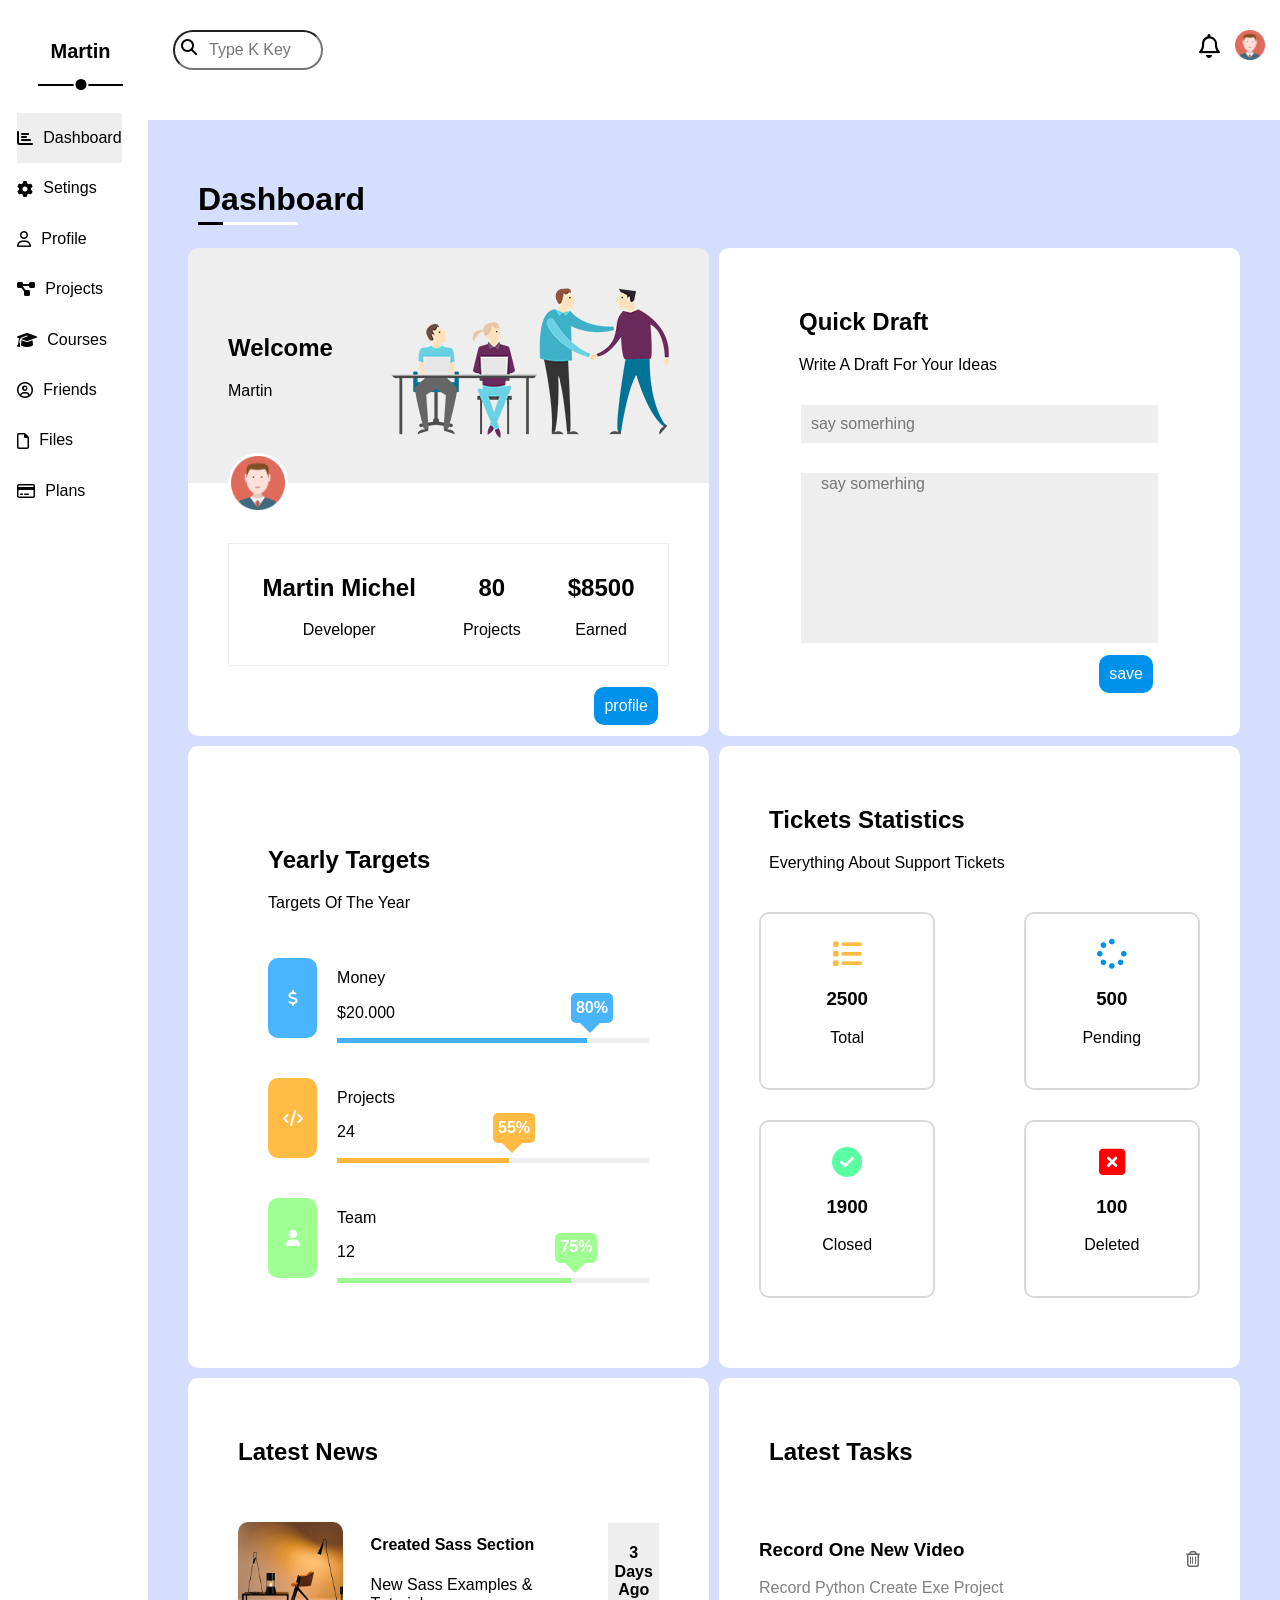
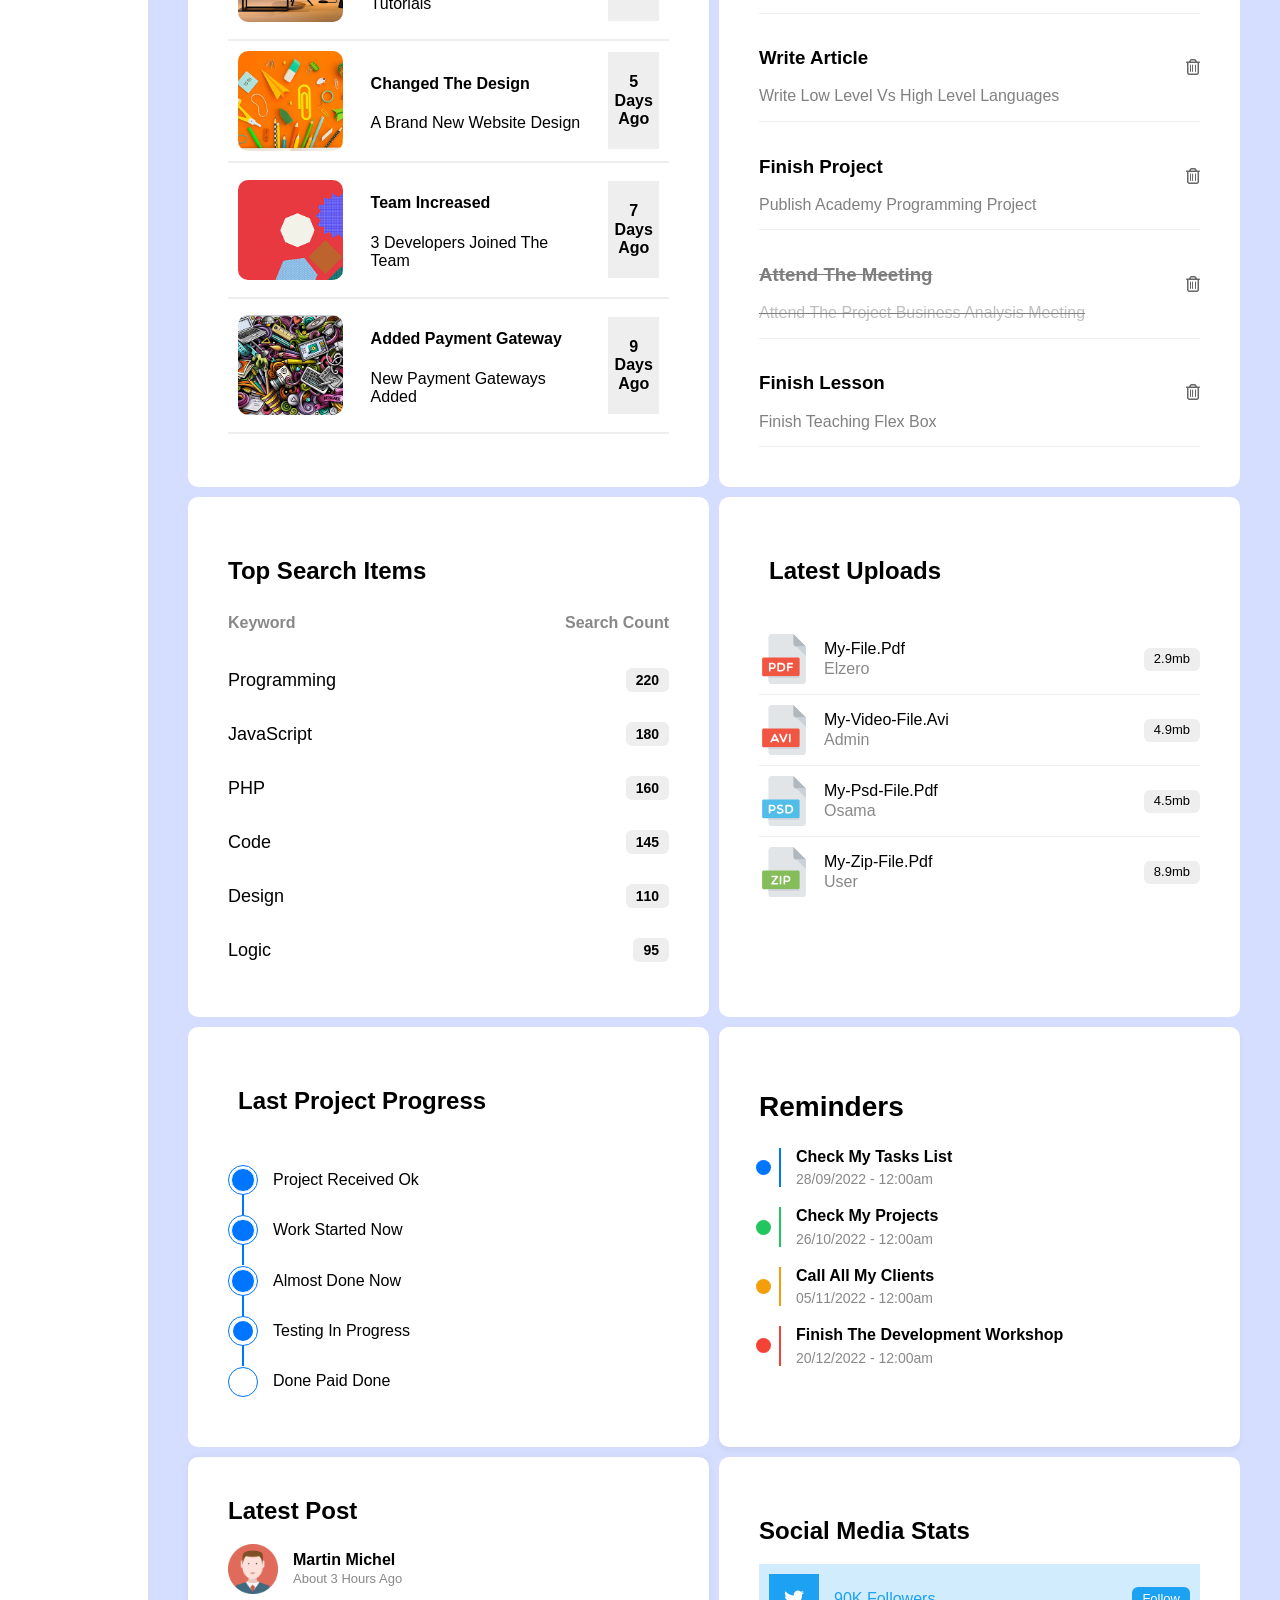
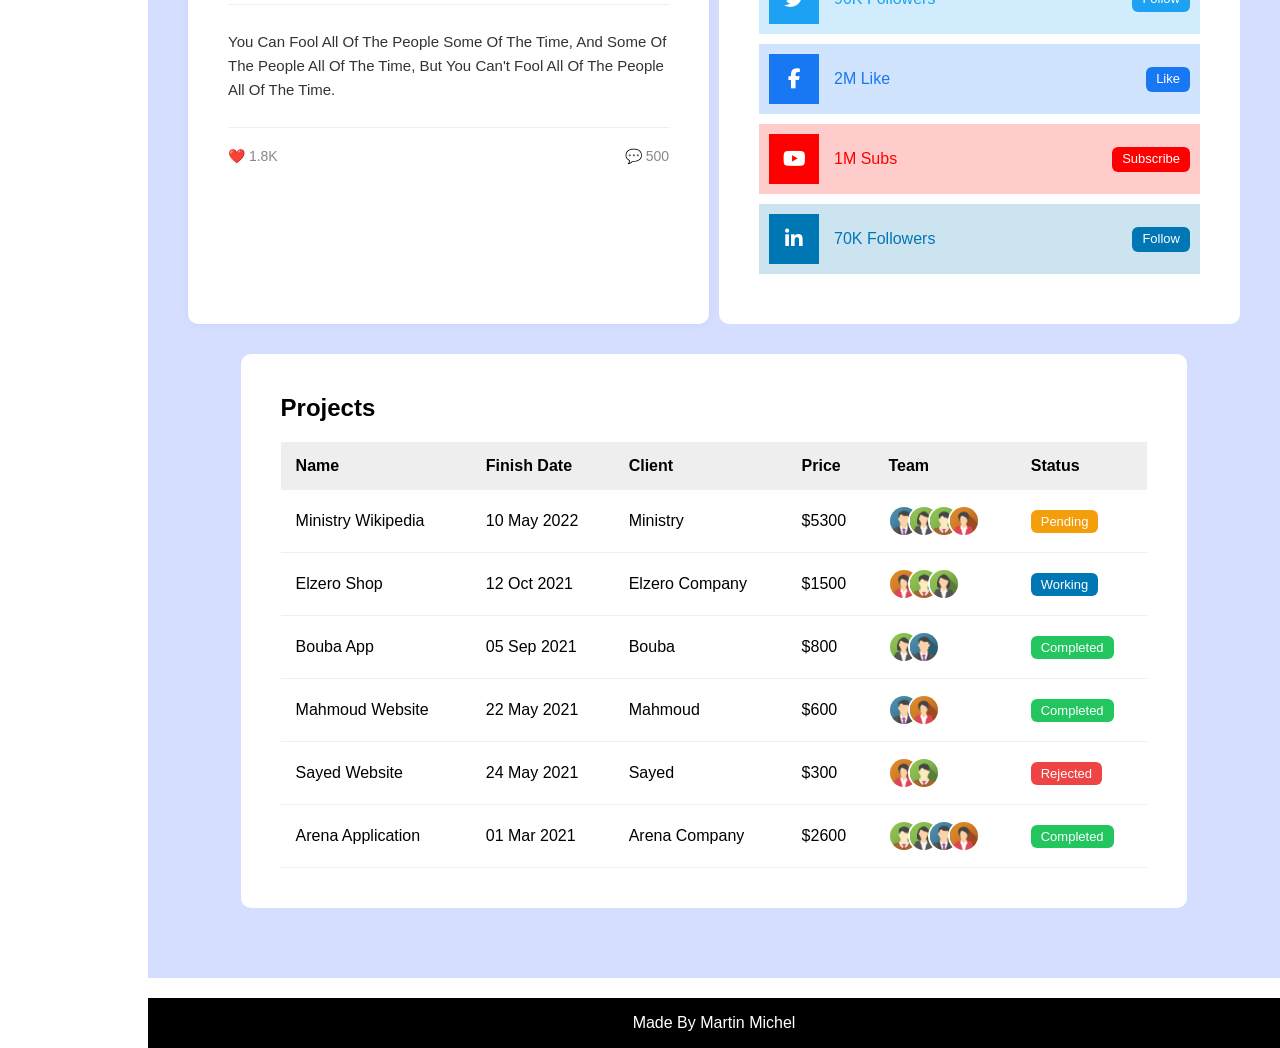
<file: index.html>
<!DOCTYPE html>
<html lang="en">

<head>
	<meta charset="UTF-8">
	<meta name="viewport" content="width=device-width, initial-scale=1.0">
	<meta http-equiv="X-UA-Compatible" content="ie=edge">
	<title>Dashboard</title>
	<link href=norm.css rel=stylesheet>
	<link href=layout.css rel=stylesheet>
	<link href=layout-grid.css rel=stylesheet>
	<link href=dashboard.css rel=stylesheet>
	<link rel=stylesheet href=https://cdnjs.cloudflare.com/ajax/libs/font-awesome/6.5.0/css/all.min.css>
	<link href="https://fonts.googleapis.com/css2?family=Cairo:wght@300;400;700&#038;display=swap" rel=stylesheet>
</head>

<body id="dash">
	<header>
		<div class="for-input">
			<i class="fa-solid fa-magnifying-glass"></i>
			<input type="text" placeholder="Type K Key">
		</div>
		<div class="person">
			<i class="fa-regular fa-bell"></i>
			<div class="for-image">
				<img src="avatar.png" alt="icon">
			</div>
			
		</div>
	</header>
	<nav>
		<div class="all">
			<div class="name">
				<p class="martin">martin</p>
			</div>
			<div class="links">
				<a href="#dash" class="active">
					<i class="fa-solid fa-chart-bar"></i>
					<p>dashboard</p>
				</a>
				<a href="settings.html">
					<i class="fa-solid fa-gear"></i>
					<p>setings</p>
				</a>
				<a href="profile.html">
					<i class="fa-regular fa-user"></i>
					<p>profile</p>
				</a>
				<a href="projects.html">
					<i class="fa-solid fa-diagram-project"></i>
					<p>projects</p>
				</a>
				<a href="courses.html">
					<i class="fa-solid fa-graduation-cap"></i>
					<p>courses</p>
				</a>
				<a href="friends.html">
					<i class="fa-regular fa-circle-user"></i>
					<p>friends</p>
				</a>
				<a href="files.html">
					<i class="fa-regular fa-file"></i>
					<p>files</p>
				</a>
				<a href="plans.html">
					<i class="fa-regular fa-credit-card"></i>
					<p>plans</p>
				</a>
			</div>
			
		</div>
	</nav>
	<main>
		
		<div class="welcome">
			<div class="repeated-title">
				<h1>dashboard</h1>
			</div>
		</div>
		<div class="all">
			<div class="information const">
				<div class="top">
					<div class="text">
						<h2>welcome</h2>
						<p>martin</p>
					</div>
					<div class="for-image team">
						<img src="welcome.png" alt="team" class="mobile-removed">
					</div>
				</div>
				
				<div class="bottom">
					<div class="for-image">
						<img src="avatar.png" alt="avatar">
					</div>
					<div class="info">
						<div>
							<h2>martin michel</h2>
							<p>Developer</p>
						</div>
						<div>
							<h2>80</h2>
							<p>Projects</p>
						</div>
						<div>
							<h2>$8500</h2>
							<p>Earned</p>
						</div>
						<button>profile</button>
					</div>
					
				</div>
			</div>
			<div class="draft const">
				<div class="text">
					<h2>quick draft</h2>
					<p>write a draft for your ideas</p>
				</div>
				<div class="inputs ">
					<input type="text" placeholder="say somerhing">
					<textarea name="text" placeholder="say somerhing"></textarea>
					<button>save</button>
				</div>
				
			</div>
			<div class="target const">
				<div class="text">
					<h2>yearly targets</h2>
					<p>targets of the year</p>
				</div>
				<div class="content">
					<div class="money">
						<i class="fa-solid fa-dollar-sign"></i>
						<div class="percentage">
							<p>money</p>
							<p>$20.000</p>
							<div class="line">
								<div class="fill" style="width: 80%"></div>
							</div>
						</div>
					</div>
					<div class="projects">
						<i class="fa-solid fa-code"></i>
						<div class="percentage">
							<p>Projects</p>
							<p>24</p>
							<div class="line">
								<div class="fill" style="width: 55%"></div>
							</div>
						</div>
					</div>
					
					<div class="team">
						<i class="fa-solid fa-user"></i>
						<div class="percentage">
							<p>Team</p>
							<p>12</p>
							<div class="line">
								<div class="fill" style="width: 75%"></div>
							</div>
						</div>
					</div>
				</div>
				
			</div>
			<div class="statistics">
				<div class="statistics-title">
					<h2>Tickets Statistics</h2>
					<p>Everything About Support Tickets</p>
				</div>
				<div class="statistics-content">
					<div>
						<i class="fa-solid fa-list"></i>
						<h3>2500</h3>
						<p>total</p>
					</div>
					<div>
						<i class="fa-solid fa-spinner"></i>
						<h3>500</h3>
						<p>pending</p>
					</div>
					<div>
						<i class="fa-regular fa-circle-check"></i>
						<h3>1900</h3>
						<p>closed</p>
					</div>
					<div>
						<i class="fa-regular fa-square-xmark"></i>
						<h3>100</h3>
						<p>deleted</p>
					</div>
				</div>
				
			</div>
			<div class="news">
				<div class="title">
					<h2>latest news</h2>
				</div>
				<div class="parent">
					<div class="new">
						<div class="for-image">
							<img src="news-01.png" alt="studio">
						</div>
						<div class="text">
							<h4>created sass section</h4>
							<p>new sass examples & tutorials</p>
						</div>
						<div class="days">
							<p>3 days ago</p>
						</div>
					</div>
					<div class="new">
						<div class="for-image">
							<img src="news-02.png" alt="studio">
						</div>
						<div class="text">
							<h4>changed the design</h4>
							<p>a brand new website design</p>
						</div>
						<div class="days">
							<p>5 days ago</p>
						</div>
					</div>
					<div class="new">
						<div class="for-image">
							<img src="news-03.png" alt="studio">
						</div>
						<div class="text">
							<h4>team increased</h4>
							<p>3 developers joined the team</p>
						</div>
						<div class="days">
							<p>7 Days Ago</p>
						</div>
					</div>
					<div class="new">
						<div class="for-image">
							<img src="news-04.png" alt="studio">
						</div>
						<div class="text">
							<h4>added payment gateway</h4>
							<p> new payment gateways added</p>
						</div>
						<div class="days">
							<p>9 days ago</p>
						</div>
					</div>
					
				</div>
			</div>
			<div class="tasks">
				<div class="title">
					<h2>latest tasks</h2>
				</div>
				<div class="content">
					
					<div class="task">
						<div class="text">
							<h3>record one new video</h3>
							<p>record python create exe project</p>
						</div>
						<i class="fa-regular fa-trash-can"></i>
					</div>
					
					<div class="task">
						<div class="text">
							<h3>write article</h3>
							<p>write low level vs high level languages</p>
						</div>
						<i class="fa-regular fa-trash-can"></i>
					</div>
					
					<div class="task">
						<div class="text">
							<h3>finish project</h3>
							<p>publish academy programming project</p>
						</div>
						<i class="fa-regular fa-trash-can"></i>
					</div>
					
					<div class="task ">
						<div class="text removed">
							<h3>attend the meeting</h3>
							<p>attend the project business analysis meeting</p>
						</div>
						<i class="fa-regular fa-trash-can"></i>
					</div>
					
					<div class="task">
						<div class="text">
							<h3>finish lesson</h3>
							<p>finish teaching flex box</p>
						</div>
						<i class="fa-regular fa-trash-can"></i>
					</div>
					
				</div>
			</div>
			<div class="top-searches">
				<div class="title">
					<h2>Top Search Items</h2>
				</div>
				<div class="content">
					<div class="header-row">
						<span>Keyword</span>
						<span>Search Count</span>
					</div>
					
					<div class="item">
						<div class="text">
							<h3>Programming</h3>
						</div>
						<span class="count">220</span>
					</div>
					
					<div class="item">
						<div class="text">
							<h3>JavaScript</h3>
						</div>
						<span class="count">180</span>
					</div>
					
					<div class="item">
						<div class="text">
							<h3>PHP</h3>
						</div>
						<span class="count">160</span>
					</div>
					
					<div class="item">
						<div class="text">
							<h3>Code</h3>
						</div>
						<span class="count">145</span>
					</div>
					
					<div class="item">
						<div class="text">
							<h3>Design</h3>
						</div>
						<span class="count">110</span>
					</div>
					
					<div class="item">
						<div class="text">
							<h3>Logic</h3>
						</div>
						<span class="count">95</span>
					</div>
				</div>
			</div>
			<div class="latest-uploads">
				<div class="title">
					<h2>Latest Uploads</h2>
				</div>
				<div class="content">
					
					<div class="upload-item">
						<div class="info">
							<div class="for-image">
								<img src="pdf.svg" alt="PDF">
							</div>
							<div class="text">
								<h3>my-file.pdf</h3>
								<p>Elzero</p>
							</div>
						</div>
						<span class="size">2.9mb</span>
					</div>
					
					<div class="upload-item">
						<div class="info">
							<div class="for-image">
								<img src="avi.svg" alt="AVI">
							</div>
							<div class="text">
								<h3>My-Video-File.avi</h3>
								<p>Admin</p>
							</div>
						</div>
						<span class="size">4.9mb</span>
					</div>
					
					<div class="upload-item">
						<div class="info">
							<div class="for-image">
								<img src="psd.svg" alt="PSD">
							</div>
							<div class="text">
								<h3>My-Psd-File.pdf</h3>
								<p>Osama</p>
							</div>
						</div>
						<span class="size">4.5mb</span>
					</div>
					
					<div class="upload-item">
						<div class="info">
							<div class="for-image">
								<img src="zip.svg" alt="ZIP">
							</div>
							<div class="text">
								<h3>My-Zip-File.pdf</h3>
								<p>User</p>
							</div>
						</div>
						<span class="size">8.9mb</span>
					</div>
					
				</div>
			</div>
			<div class="progress">
				<div class="title">
					<h2>last project progress</h2>
				</div>
				<div class="content">
					<div class="circle-parent">
						<div class="circle">
							<div class="fill"></div>
						</div>
						<p>project received ok</p>
					</div>
					
					<div class="circle-parent">
						<div class="circle">
							<div class="fill"></div>
						</div>
						<p>work started now</p>
					</div>
					
					<div class="circle-parent">
						<div class="circle">
							<div class="fill"></div>
						</div>
						<p>almost done now</p>
					</div>
					
					<div class="circle-parent">
						<div class="circle diff-circle"></div>
						<p>testing in progress</p>
					</div>
					
					<div class="circle-parent">
						<div class="circle diff-circle-white"></div>
						<p>done paid done</p>
					</div>
				</div>
			</div>
			<div class="reminders-card">
				<div>
					<h2 class="title">Reminders</h2>
				</div>
				
				<ul class="reminders-list">
					<li class="reminder-item blue">
						<div class="dot"></div>
						<div class="info">
							<p class="task-name">Check My Tasks List</p>
							<span class="date">28/09/2022 - 12:00am</span>
						</div>
					</li>
					<li class="reminder-item green">
						<div class="dot"></div>
						<div class="info">
							<p class="task-name">Check My Projects</p>
							<span class="date">26/10/2022 - 12:00am</span>
						</div>
					</li>
					<li class="reminder-item orange">
						<div class="dot"></div>
						<div class="info">
							<p class="task-name">Call All My Clients</p>
							<span class="date">05/11/2022 - 12:00am</span>
						</div>
					</li>
					<li class="reminder-item red">
						<div class="dot"></div>
						<div class="info">
							<p class="task-name">Finish The Development Workshop</p>
							<span class="date">20/12/2022 - 12:00am</span>
						</div>
					</li>
				</ul>
			</div>
			<div class="latest-post-card">
				<div>
					<h2 class="title">Latest Post</h2>
				</div>
				
				<div class="post-header">
					<div class="for-image">
						<img src="avatar.png" alt="Avatar" class="avatar">
					</div>
					
					<div class="info">
						<h3 class="name">martin michel</h3>
						<span class="time">About 3 Hours Ago</span>
					</div>
				</div>
				
				<p class="post-content">
					You Can Fool All Of The People Some Of The Time, And Some Of The People All Of The Time, But You Can't Fool
					All Of The People All Of The Time.
				</p>
				
				<div class="post-footer">
					<span class="likes">❤️ 1.8K</span>
					<span class="comments">💬 500</span>
				</div>
			</div>
			<div class="social-stats">
				<div class="title">
					<h2 class="title">Social Media Stats</h2>
				</div>
				
				
				<div class="stat-row twitter">
					<div class="icon"><i class="fab fa-twitter"></i></div>
					<span class="info">90K Followers</span>
					<a href="#" class="btn">Follow</a>
				</div>
				
				<div class="stat-row facebook">
					<div class="icon"><i class="fab fa-facebook-f"></i></div>
					<span class="info">2M Like</span>
					<a href="#" class="btn">Like</a>
				</div>
				
				<div class="stat-row youtube">
					<div class="icon"><i class="fab fa-youtube"></i></div>
					<span class="info">1M Subs</span>
					<a href="#" class="btn">Subscribe</a>
				</div>
				
				<div class="stat-row linkedin">
					<div class="icon"><i class="fab fa-linkedin-in"></i></div>
					<span class="info">70K Followers</span>
					<a href="#" class="btn">Follow</a>
				</div>
			</div>
			
		</div>
		<div class="customers-projects">
			<div class="title">
				<h2 class="title">projects</h2>
			</div>
			<table>
				<thead>
					<tr>
						<th>Name</th>
						<th>Finish Date</th>
						<th>Client</th>
						<th>Price</th>
						<th>Team</th>
						<th>Status</th>
					</tr>
				</thead>
				
				<tbody>
					<tr>
						<td>Ministry Wikipedia</td>
						<td>10 May 2022</td>
						<td>Ministry</td>
						<td>$5300</td>
						<td class="team-avatars">
							<div class="for-image"><img src="team-01.png" alt="avatar"></div>
							<div class="for-image"><img src="team-02.png" alt="avatar"></div>
							<div class="for-image"><img src="team-03.png" alt="avatar"></div>
							<div class="for-image"><img src="team-04.png" alt="avatar"></div>
						</td>
						<td>
							<span class="status pending">Pending</span>
						</td>
					</tr>
					
					<tr>
						<td>Elzero Shop</td>
						<td>12 Oct 2021</td>
						<td>Elzero Company</td>
						<td>$1500</td>
						<td class="team-avatars">
							<div class="for-image"><img src="team-04.png" alt="avatar"></div>
							<div class="for-image"><img src="team-03.png" alt="avatar"></div>
							<div class="for-image"><img src="team-02.png" alt="avatar"></div>
						</td>
						<td>
							<span class="status in-progress">working</span>
						</td>
					</tr>
					
					<tr>
						<td>Bouba App</td>
						<td>05 Sep 2021</td>
						<td>Bouba</td>
						<td>$800</td>
						<td class="team-avatars">
							<div class="for-image"><img src="team-02.png" alt="avatar"></div>
							<div class="for-image"><img src="team-01.png" alt="avatar"></div>
						</td>
						<td>
							<span class="status completed">Completed</span>
						</td>
					</tr>
					
					<tr>
						<td>Mahmoud Website</td>
						<td>22 May 2021</td>
						<td>Mahmoud</td>
						<td>$600</td>
						<td class="team-avatars">
							<div class="for-image"><img src="team-01.png" alt="avatar"></div>
							<div class="for-image"><img src="team-04.png" alt="avatar"></div>
						</td>
						<td>
							<span class="status completed">Completed</span>
						</td>
					</tr>
					
					<tr>
						<td>Sayed Website</td>
						<td>24 May 2021</td>
						<td>Sayed</td>
						<td>$300</td>
						<td class="team-avatars">
							<div class="for-image"><img src="team-04.png" alt="avatar"></div>
							<div class="for-image"><img src="team-03.png" alt="avatar"></div>
						</td>
						<td>
							<span class="status rejected">Rejected</span>
						</td>
					</tr>
					
					<tr>
						<td>Arena Application</td>
						<td>01 Mar 2021</td>
						<td>Arena Company</td>
						<td>$2600</td>
						<td class="team-avatars">
							<div class="for-image"><img src="team-03.png" alt="avatar"></div>
							<div class="for-image"><img src="team-02.png" alt="avatar"></div>
							<div class="for-image"><img src="team-01.png" alt="avatar"></div>
							<div class="for-image"><img src="team-04.png" alt="avatar"></div>
						</td>
						<td>
							<span class="status completed">Completed</span>
						</td>
					</tr>
				</tbody>
			</table>
		</div>
	</main>
	<footer>
		<p>made by martin michel</p>
	</footer>
</body>

</html>
</file>
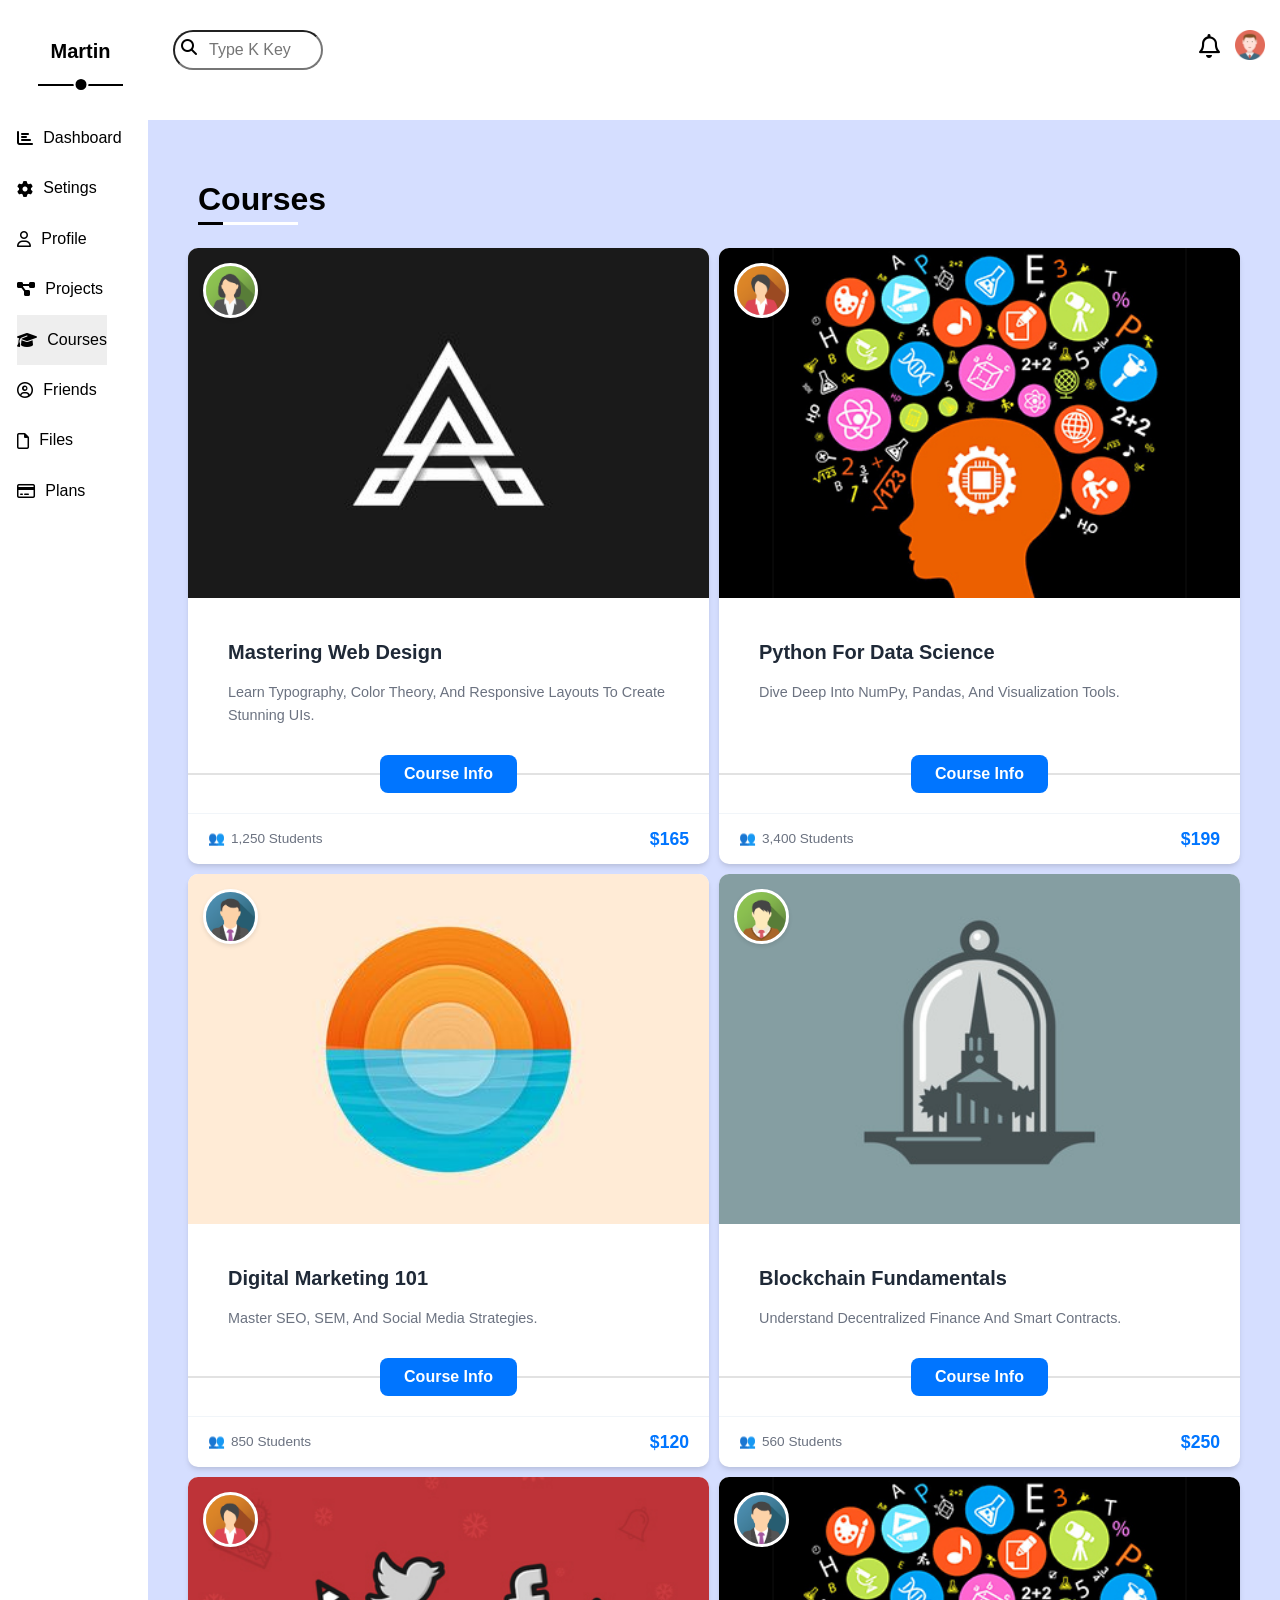
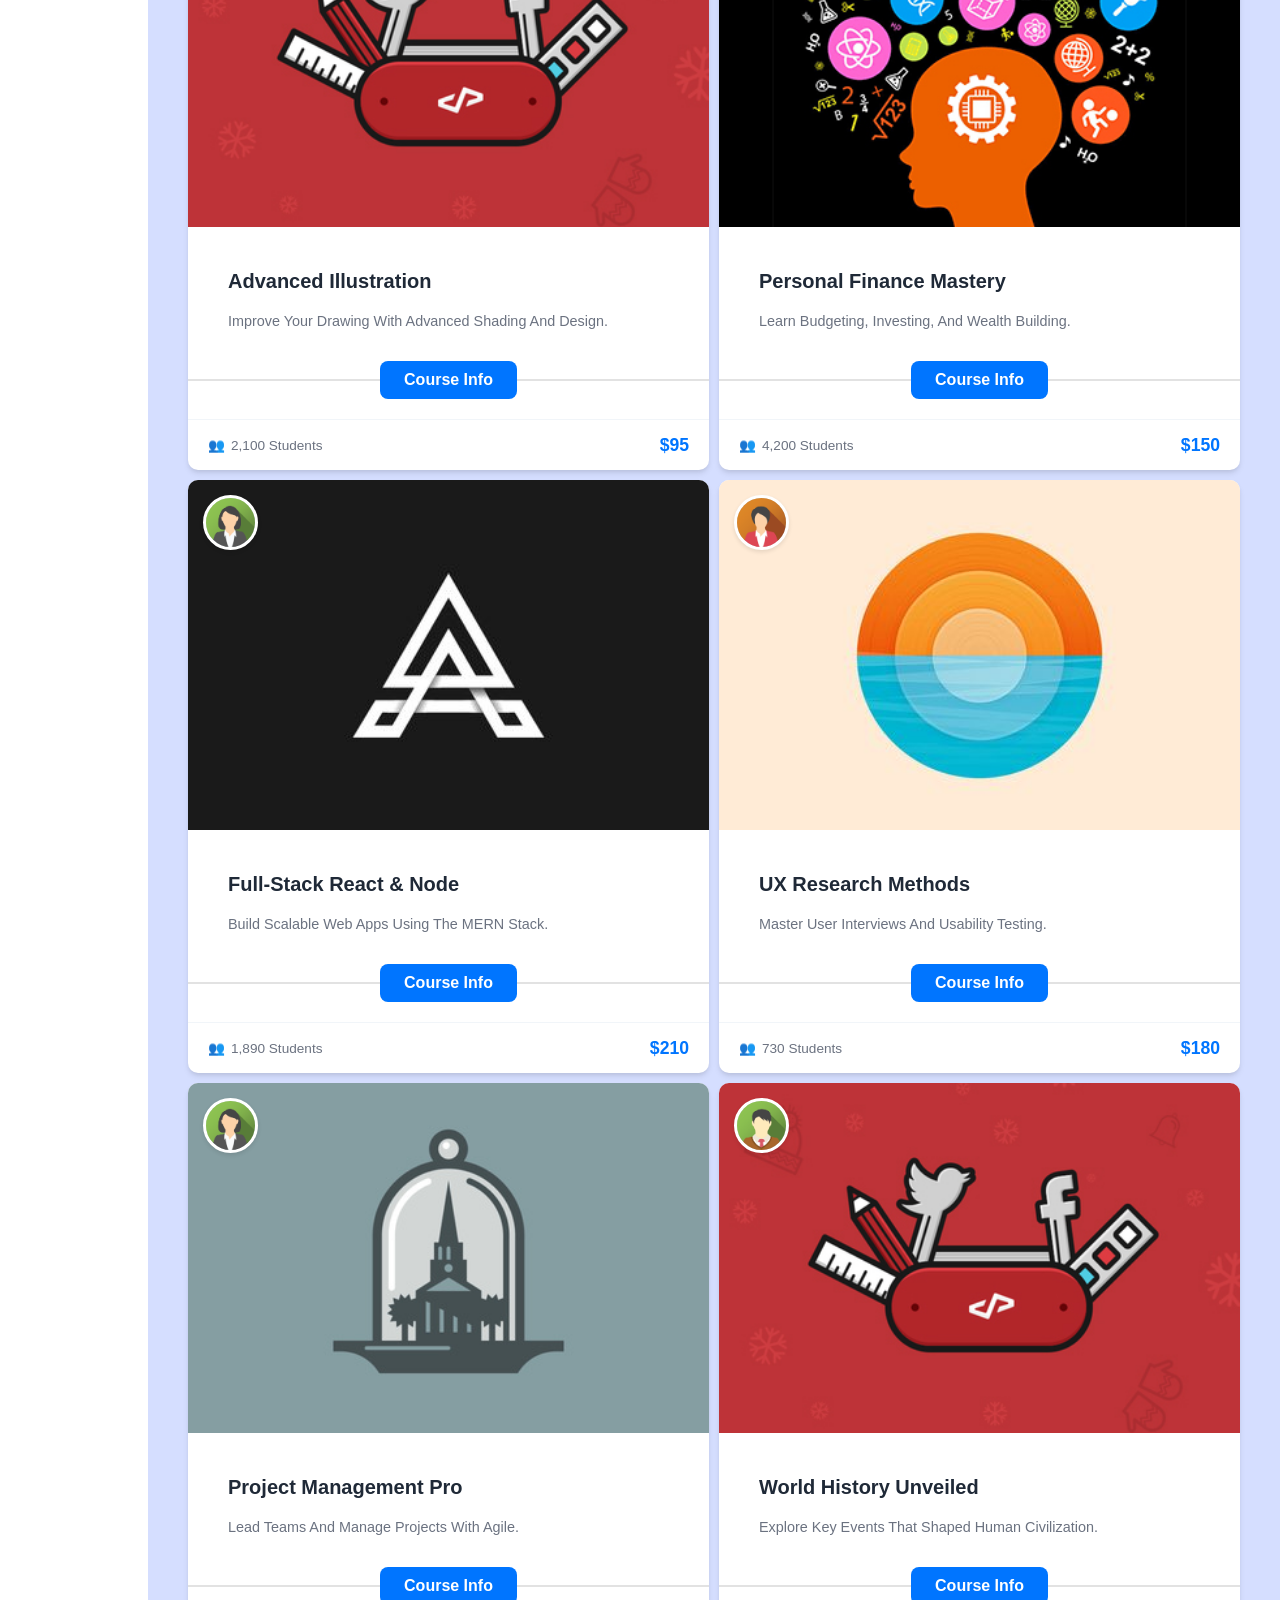
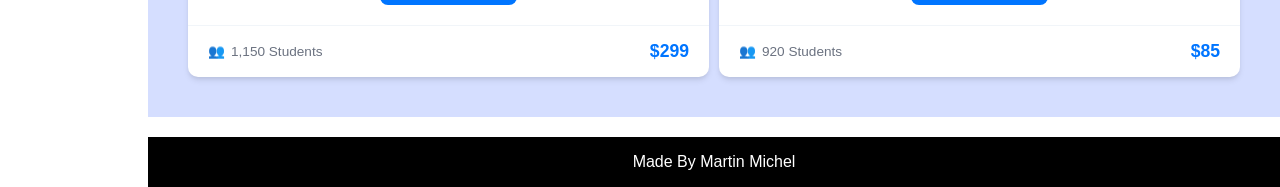
<file: courses.html>
<!DOCTYPE html>
<html lang="en">

<head>
	<meta charset="UTF-8">
	<meta name="viewport" content="width=device-width, initial-scale=1.0">
	<meta http-equiv="X-UA-Compatible" content="ie=edge">
	<title>friends</title>
	<link href=norm.css rel=stylesheet>
	<link href=layout.css rel=stylesheet>
		<link href=layout-grid.css rel=stylesheet>
	<link href=courses.css rel=stylesheet>
	<link rel=stylesheet href=https://cdnjs.cloudflare.com/ajax/libs/font-awesome/6.5.0/css/all.min.css>
	<link href="https://fonts.googleapis.com/css2?family=Cairo:wght@300;400;700&#038;display=swap" rel=stylesheet>
</head>

<body id="courses">
	<header>
		<div class="for-input">
			<i class="fa-solid fa-magnifying-glass"></i>
			<input type="text" placeholder="Type K Key">
		</div>
		<div class="person">
			<i class="fa-regular fa-bell"></i>
			<div class="for-image">
				<img src="avatar.png" alt="icon">
			</div>
		</div>
	</header>
	<nav>
		<div class="all">
			<div class="name">
				<p class="martin">martin</p>
			</div>
			<div class="links">
				<a href="index.html">
					<i class="fa-solid fa-chart-bar"></i>
					<p>dashboard</p>
				</a>
				<a href="settings.html">
					<i class="fa-solid fa-gear"></i>
					<p>setings</p>
				</a>
				<a href="profile.html">
					<i class="fa-regular fa-user"></i>
					<p>profile</p>
				</a>
				<a href="projects.html">
					<i class="fa-solid fa-diagram-project"></i>
					<p>projects</p>
				</a>
				<a href="#courses" class="active">
					<i class="fa-solid fa-graduation-cap"></i>
					<p>courses</p>
				</a>
				<a href="friends.html">
					<i class="fa-regular fa-circle-user"></i>
					<p>friends</p>
				</a>
				<a href="files.html">
					<i class="fa-regular fa-file"></i>
					<p>files</p>
				</a>
				<a href="plans.html">
					<i class="fa-regular fa-credit-card"></i>
					<p>plans</p>
				</a>
			</div>
			
		</div>
	</nav>
	<main>
		<div class="welcome">
			<div class="repeated-title">
				<h1>courses</h1>
			</div>
			<div class="all">
				<!-- CARD 1 -->
				<div class="course-card">
					<div class="for-image course-image">
						<img src="course-01.jpg" alt="Course image">
						<div class="for-image instructor-image">
							<img src="team-02.png" alt="Instructor image">
						</div>
					</div>
					<div class="course-content">
						<h3>Mastering Web Design</h3>
						<p>Learn typography, color theory, and responsive layouts to create stunning UIs.</p>
					</div>
					<div class="btn-container">
						<button class="course-btn">Course Info</button>
					</div>
					<div class="course-footer">
						<span class="student-count">1,250 Students</span>
						<span class="course-price">$165</span>
					</div>
				</div>
				
				<!-- CARD 2 -->
				<div class="course-card">
					<div class="for-image course-image">
						<img src="course-02.jpg" alt="Course image">
						<div class="for-image instructor-image">
							<img src="team-04.png" alt="Instructor image">
						</div>
					</div>
					<div class="course-content">
						<h3>Python for Data Science</h3>
						<p>Dive deep into NumPy, Pandas, and visualization tools.</p>
					</div>
					<div class="btn-container">
						<button class="course-btn">Course Info</button>
					</div>
					<div class="course-footer">
						<span class="student-count">3,400 Students</span>
						<span class="course-price">$199</span>
					</div>
				</div>
				
				<!-- CARD 3 -->
				<div class="course-card">
					<div class="for-image course-image">
						<img src="course-03.jpg" alt="Course image">
						<div class="for-image instructor-image">
							<img src="team-01.png" alt="Instructor image">
						</div>
					</div>
					<div class="course-content">
						<h3>Digital Marketing 101</h3>
						<p>Master SEO, SEM, and social media strategies.</p>
					</div>
					<div class="btn-container">
						<button class="course-btn">Course Info</button>
					</div>
					<div class="course-footer">
						<span class="student-count">850 Students</span>
						<span class="course-price">$120</span>
					</div>
				</div>
				
				<!-- CARD 4 -->
				<div class="course-card">
					<div class="for-image course-image">
						<img src="course-04.jpg" alt="Course image">
						<div class="for-image instructor-image">
							<img src="team-03.png" alt="Instructor image">
						</div>
					</div>
					<div class="course-content">
						<h3>Blockchain Fundamentals</h3>
						<p>Understand decentralized finance and smart contracts.</p>
					</div>
					<div class="btn-container">
						<button class="course-btn">Course Info</button>
					</div>
					<div class="course-footer">
						<span class="student-count">560 Students</span>
						<span class="course-price">$250</span>
					</div>
				</div>
				
				<!-- CARD 5 -->
				<div class="course-card">
					<div class="for-image course-image">
						<img src="course-05.jpg" alt="Course image">
						<div class="for-image instructor-image">
							<img src="team-04.png" alt="Instructor image">
						</div>
					</div>
					<div class="course-content">
						<h3>Advanced Illustration</h3>
						<p>Improve your drawing with advanced shading and design.</p>
					</div>
					<div class="btn-container">
						<button class="course-btn">Course Info</button>
					</div>
					<div class="course-footer">
						<span class="student-count">2,100 Students</span>
						<span class="course-price">$95</span>
					</div>
				</div>
				
				<!-- CARD 6 -->
				<div class="course-card">
					<div class="for-image course-image">
						<img src="course-02.jpg" alt="Course image">
						<div class="for-image instructor-image">
							<img src="team-01.png" alt="Instructor image">
						</div>
					</div>
					<div class="course-content">
						<h3>Personal Finance Mastery</h3>
						<p>Learn budgeting, investing, and wealth building.</p>
					</div>
					<div class="btn-container">
						<button class="course-btn">Course Info</button>
					</div>
					<div class="course-footer">
						<span class="student-count">4,200 Students</span>
						<span class="course-price">$150</span>
					</div>
				</div>
				
				<!-- CARD 7 -->
				<div class="course-card">
					<div class="for-image course-image">
						<img src="course-01.jpg" alt="Course image">
						<div class="for-image instructor-image">
							<img src="team-02.png" alt="Instructor image">
						</div>
					</div>
					<div class="course-content">
						<h3>Full-Stack React & Node</h3>
						<p>Build scalable web apps using the MERN stack.</p>
					</div>
					<div class="btn-container">
						<button class="course-btn">Course Info</button>
					</div>
					<div class="course-footer">
						<span class="student-count">1,890 Students</span>
						<span class="course-price">$210</span>
					</div>
				</div>
				
				<!-- CARD 8 -->
				<div class="course-card">
					<div class="for-image course-image">
						<img src="course-03.jpg" alt="Course image">
						<div class="for-image instructor-image">
							<img src="team-04.png" alt="Instructor image">
						</div>
					</div>
					<div class="course-content">
						<h3>UX Research Methods</h3>
						<p>Master user interviews and usability testing.</p>
					</div>
					<div class="btn-container">
						<button class="course-btn">Course Info</button>
					</div>
					<div class="course-footer">
						<span class="student-count">730 Students</span>
						<span class="course-price">$180</span>
					</div>
				</div>
				
				<!-- CARD 9 -->
				<div class="course-card">
					<div class="for-image course-image">
						<img src="course-04.jpg" alt="Course image">
						<div class="for-image instructor-image">
							<img src="team-02.png" alt="Instructor image">
						</div>
					</div>
					<div class="course-content">
						<h3>Project Management Pro</h3>
						<p>Lead teams and manage projects with Agile.</p>
					</div>
					<div class="btn-container">
						<button class="course-btn">Course Info</button>
					</div>
					<div class="course-footer">
						<span class="student-count">1,150 Students</span>
						<span class="course-price">$299</span>
					</div>
				</div>
				
				<!-- CARD 10 -->
				<div class="course-card">
					<div class="for-image course-image">
						<img src="course-05.jpg" alt="Course image">
						<div class="for-image instructor-image">
							<img src="team-03.png" alt="Instructor image">
						</div>
					</div>
					<div class="course-content">
						<h3>World History Unveiled</h3>
						<p>Explore key events that shaped human civilization.</p>
					</div>
					<div class="btn-container">
						<button class="course-btn">Course Info</button>
					</div>
					<div class="course-footer">
						<span class="student-count">920 Students</span>
						<span class="course-price">$85</span>
					</div>
				</div>
			</div>
	</main>
		<footer>
		<p>made by martin michel</p>
	</footer>
	
</body>

</html>
</file>
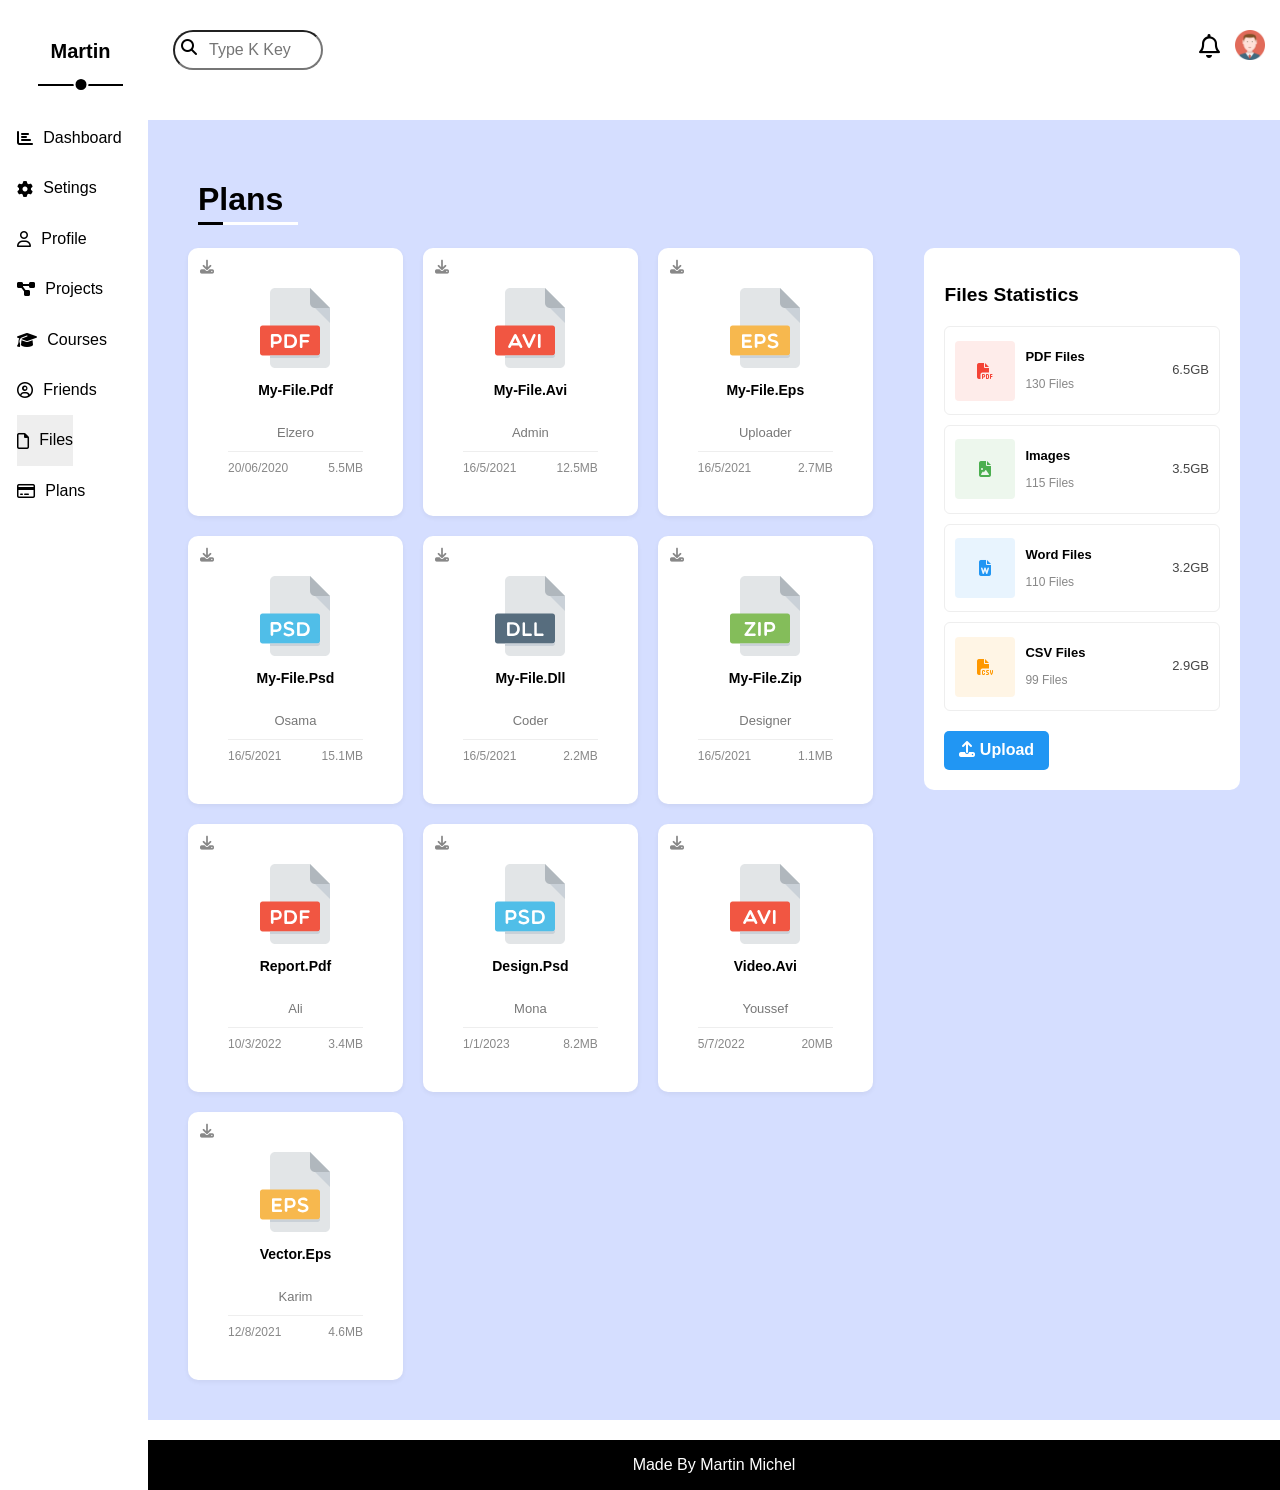
<file: files.html>
<!DOCTYPE html>
<html lang="en">

<head>
	<meta charset="UTF-8">
	<meta name="viewport" content="width=device-width, initial-scale=1.0">
	<meta http-equiv="X-UA-Compatible" content="ie=edge">
	<title>files</title>
	<link href=norm.css rel=stylesheet>
	<link href=layout.css rel=stylesheet>
	<link href=files.css rel=stylesheet>
	<link rel=stylesheet href=https://cdnjs.cloudflare.com/ajax/libs/font-awesome/6.5.0/css/all.min.css>
	<link href="https://fonts.googleapis.com/css2?family=Cairo:wght@300;400;700&#038;display=swap" rel=stylesheet>
</head>

<body id="files">
	<header>
		<div class="for-input">
			<i class="fa-solid fa-magnifying-glass"></i>
			<input type="text" placeholder="Type K Key">
		</div>
		<div class="person">
			<i class="fa-regular fa-bell"></i>
			<div class="for-image">
				<img src="avatar.png" alt="icon">
			</div>
		</div>
	</header>
	<nav>
		<div class="all">
			<div class="name">
				<p class="martin">martin</p>
			</div>
			<div class="links">
				<a href="index.html">
					<i class="fa-solid fa-chart-bar"></i>
					<p>dashboard</p>
				</a>
				<a href="settings.html">
					<i class="fa-solid fa-gear"></i>
					<p>setings</p>
				</a>
				<a href="profile.html">
					<i class="fa-regular fa-user"></i>
					<p>profile</p>
				</a>
				<a href="projects.html">
					<i class="fa-solid fa-diagram-project"></i>
					<p>projects</p>
				</a>
				<a href="courses.html">
					<i class="fa-solid fa-graduation-cap"></i>
					<p>courses</p>
				</a>
				<a href="friends.html">
					<i class="fa-regular fa-circle-user"></i>
					<p>friends</p>
				</a>
				<a href="#files" class="active">
					<i class="fa-regular fa-file"></i>
					<p>files</p>
				</a>
				<a href="plans.html">
					<i class="fa-regular fa-credit-card"></i>
					<p>plans</p>
				</a>
			</div>
			
		</div>
	</nav>
	<main>
		<div class="welcome">
			<div class="repeated-title">
				<h1>plans</h1>
			</div>
			<div class="main-content-wrapper all">
				
				<div class="parent-files">
					
					<!-- 1 -->
					<div class="file-card">
						<i class="fa-solid fa-download fa-download-icon"></i>
						<div class="for-image">
							<img src="pdf.svg" class="file-type-icon" alt="pdf">
						</div>
						<p class="file-name">my-file.pdf</p>
						<p class="file-owner">Elzero</p>
						<div class="file-divider"></div>
						<div class="file-footer"><span>20/06/2020</span><span>5.5MB</span></div>
					</div>
					
					<!-- 2 -->
					<div class="file-card">
						<i class="fa-solid fa-download fa-download-icon"></i>
						<div class="for-image">
							<img src="avi.svg" class="file-type-icon" alt="avi">
						</div>
						<p class="file-name">my-file.avi</p>
						<p class="file-owner">Admin</p>
						<div class="file-divider"></div>
						<div class="file-footer"><span>16/5/2021</span><span>12.5MB</span></div>
					</div>
					
					<!-- 3 -->
					<div class="file-card">
						<i class="fa-solid fa-download fa-download-icon"></i>
						<div class="for-image">
							<img src="eps.svg" class="file-type-icon" alt="eps">
						</div>
						<p class="file-name">my-file.eps</p>
						<p class="file-owner">Uploader</p>
						<div class="file-divider"></div>
						<div class="file-footer"><span>16/5/2021</span><span>2.7MB</span></div>
					</div>
					
					<!-- 4 -->
					<div class="file-card">
						<i class="fa-solid fa-download fa-download-icon"></i>
						<div class="for-image">
							<img src="psd.svg" class="file-type-icon" alt="psd">
						</div>
						<p class="file-name">my-file.psd</p>
						<p class="file-owner">Osama</p>
						<div class="file-divider"></div>
						<div class="file-footer"><span>16/5/2021</span><span>15.1MB</span></div>
					</div>
					
					<!-- 5 -->
					<div class="file-card">
						<i class="fa-solid fa-download fa-download-icon"></i>
						<div class="for-image">
							<img src="dll.svg" class="file-type-icon" alt="dll">
						</div>
						<p class="file-name">my-file.dll</p>
						<p class="file-owner">Coder</p>
						<div class="file-divider"></div>
						<div class="file-footer"><span>16/5/2021</span><span>2.2MB</span></div>
					</div>
					
					<!-- 6 -->
					<div class="file-card">
						<i class="fa-solid fa-download fa-download-icon"></i>
						<div class="for-image">
							<img src="zip.svg" class="file-type-icon" alt="zip">
						</div>
						<p class="file-name">my-file.zip</p>
						<p class="file-owner">Designer</p>
						<div class="file-divider"></div>
						<div class="file-footer"><span>16/5/2021</span><span>1.1MB</span></div>
					</div>
					
					<!-- 7 -->
					<div class="file-card">
						<i class="fa-solid fa-download fa-download-icon"></i>
						<div class="for-image">
							<img src="pdf.svg" class="file-type-icon" alt="pdf">
						</div>
						<p class="file-name">report.pdf</p>
						<p class="file-owner">Ali</p>
						<div class="file-divider"></div>
						<div class="file-footer"><span>10/3/2022</span><span>3.4MB</span></div>
					</div>
					
					<!-- 8 -->
					<div class="file-card">
						<i class="fa-solid fa-download fa-download-icon"></i>
						<div class="for-image">
							<img src="psd.svg" class="file-type-icon" alt="psd">
						</div>
						<p class="file-name">design.psd</p>
						<p class="file-owner">Mona</p>
						<div class="file-divider"></div>
						<div class="file-footer"><span>1/1/2023</span><span>8.2MB</span></div>
					</div>
					
					<!-- 9 -->
					<div class="file-card">
						<i class="fa-solid fa-download fa-download-icon"></i>
						<div class="for-image">
							<img src="avi.svg" class="file-type-icon" alt="avi">
						</div>
						<p class="file-name">video.avi</p>
						<p class="file-owner">Youssef</p>
						<div class="file-divider"></div>
						<div class="file-footer"><span>5/7/2022</span><span>20MB</span></div>
					</div>
					
					<!-- 10 -->
					<div class="file-card">
						<i class="fa-solid fa-download fa-download-icon"></i>
						<div class="for-image">
							<img src="eps.svg" class="file-type-icon" alt="eps">
						</div>
						<p class="file-name">vector.eps</p>
						<p class="file-owner">Karim</p>
						<div class="file-divider"></div>
						<div class="file-footer"><span>12/8/2021</span><span>4.6MB</span></div>
					</div>
					
				</div>
				
				<div class="parent-another-card">
					<h2 class="stat-title">Files Statistics</h2>
					
					<div class="stat-row">
						<div class="stat-icon-wrapper bg-pdf"><i class="fa-solid fa-file-pdf"></i></div>
						<div class="stat-file-info">
							<p class="stat-file-type">PDF Files</p>
							<p class="stat-file-count">130 Files</p>
						</div>
						<div class="stat-file-size">6.5GB</div>
					</div>
					
					<div class="stat-row">
						<div class="stat-icon-wrapper bg-images"><i class="fa-solid fa-file-image"></i></div>
						<div class="stat-file-info">
							<p class="stat-file-type">Images</p>
							<p class="stat-file-count">115 Files</p>
						</div>
						<div class="stat-file-size">3.5GB</div>
					</div>
					
					<div class="stat-row">
						<div class="stat-icon-wrapper bg-word"><i class="fa-solid fa-file-word"></i></div>
						<div class="stat-file-info">
							<p class="stat-file-type">Word Files</p>
							<p class="stat-file-count">110 Files</p>
						</div>
						<div class="stat-file-size">3.2GB</div>
					</div>
					
					<div class="stat-row">
						<div class="stat-icon-wrapper bg-csv"><i class="fa-solid fa-file-csv"></i></div>
						<div class="stat-file-info">
							<p class="stat-file-type">CSV Files</p>
							<p class="stat-file-count">99 Files</p>
						</div>
						<div class="stat-file-size">2.9GB</div>
					</div>
					
					<button class="upload-button">
						<i class="fa-solid fa-upload"></i> Upload
					</button>
				</div>
				
			</div>
	</main>
	
	<footer>
		<p>made by martin michel</p>
	</footer>
	
</body>

</html>
</file>
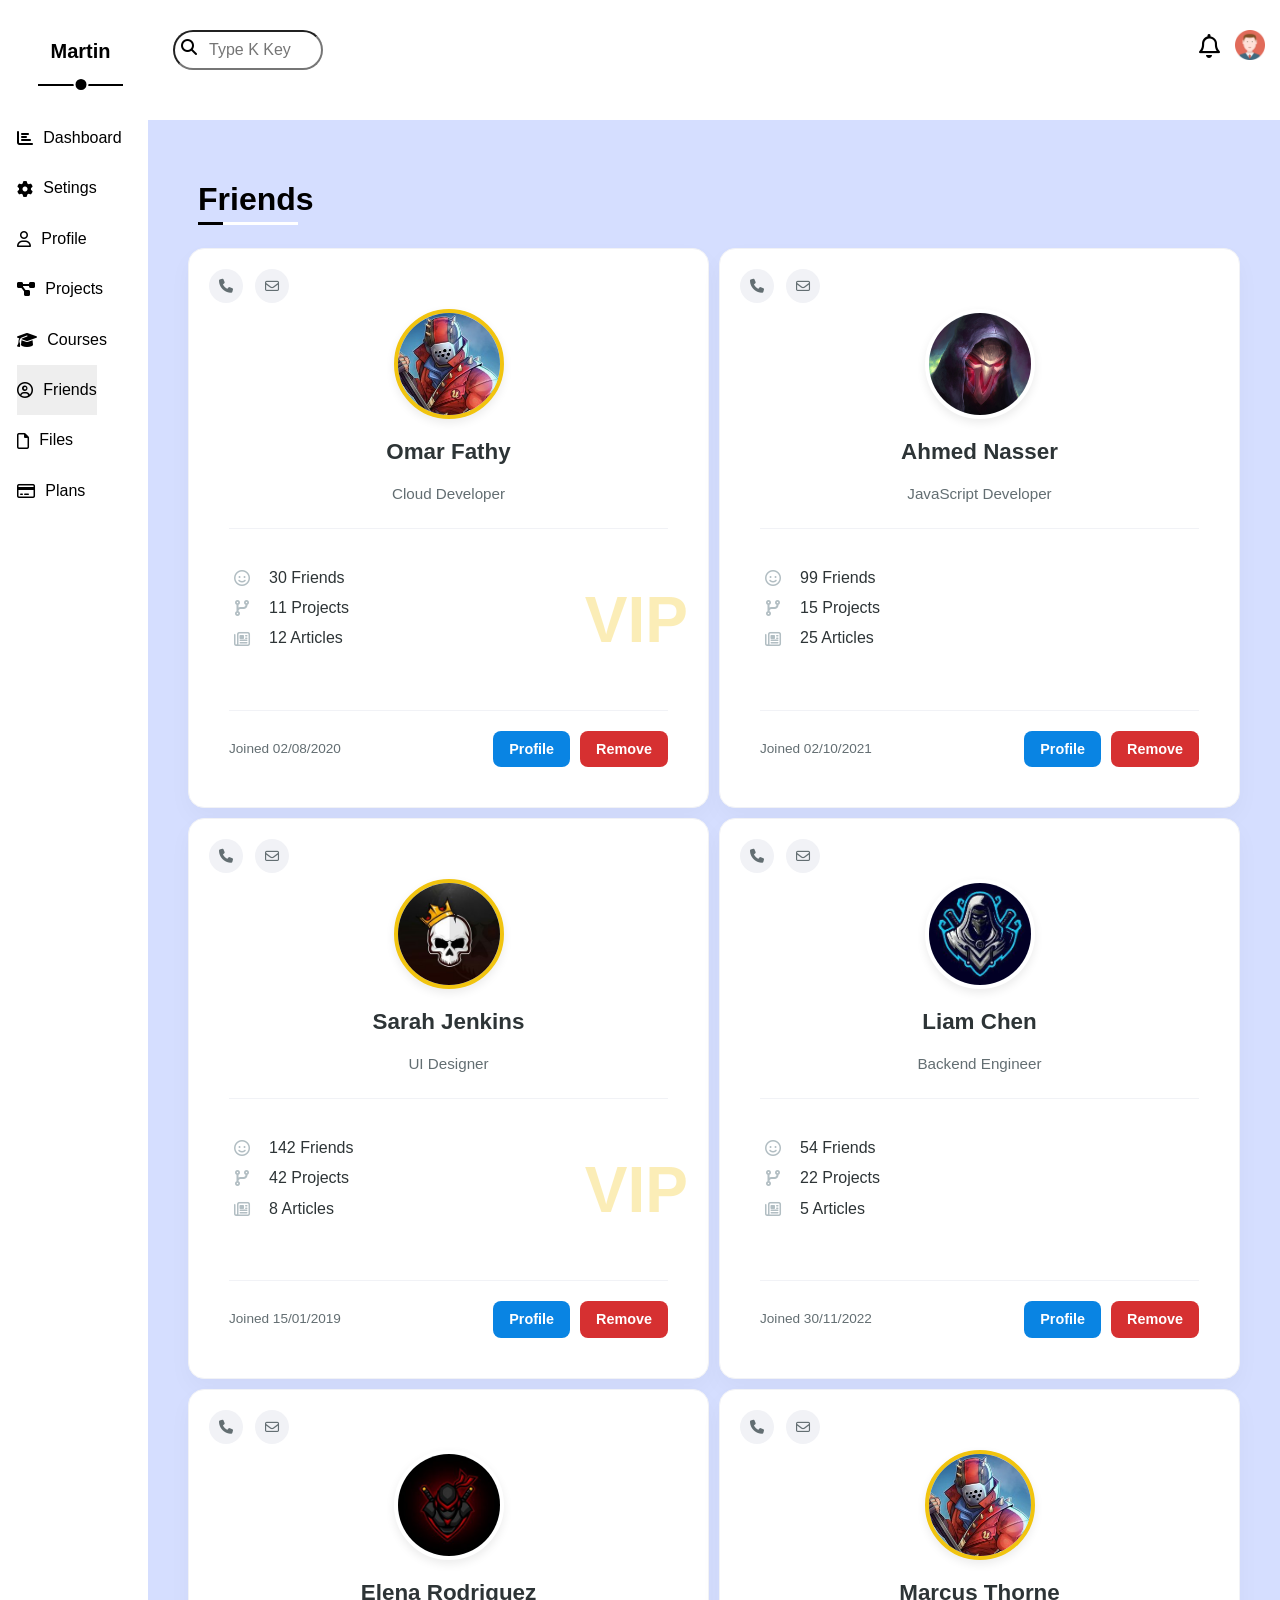
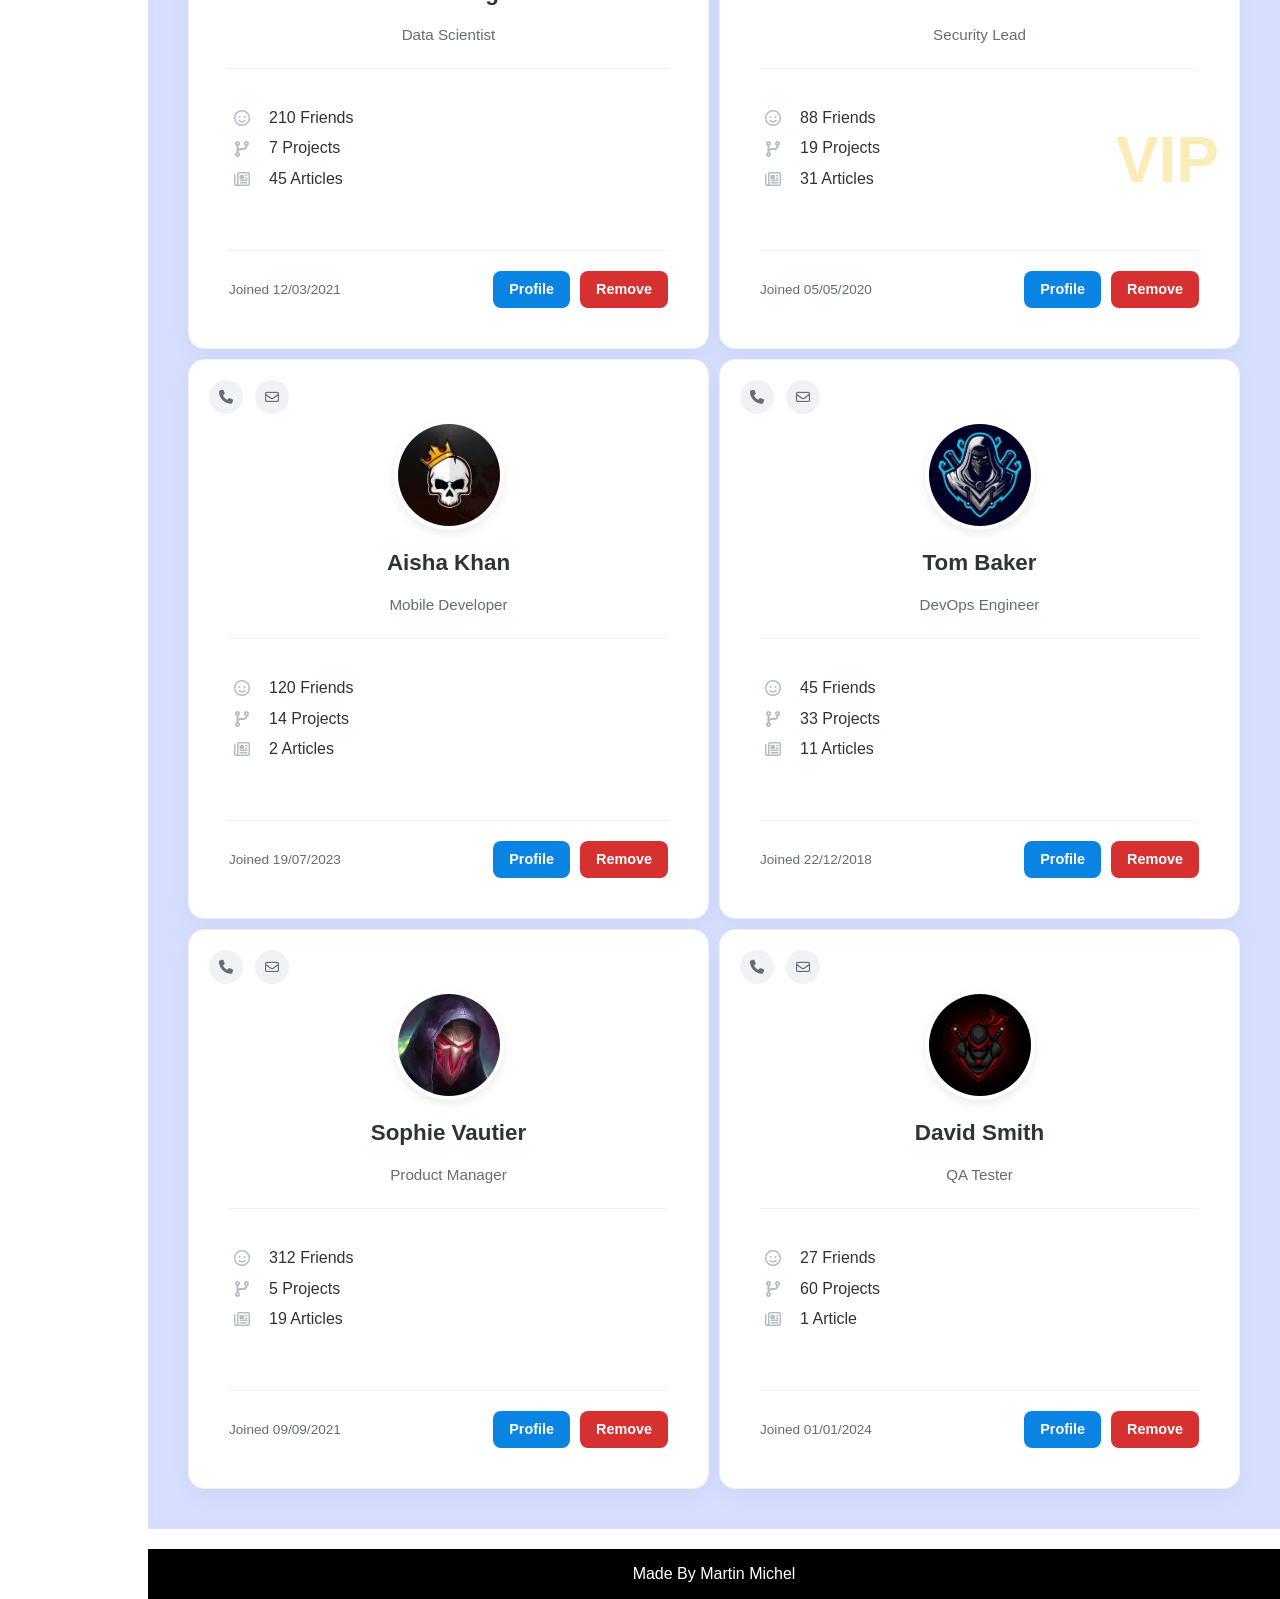
<file: friends.html>
<!DOCTYPE html>
<html lang="en">

<head>
	<meta charset="UTF-8">
	<meta name="viewport" content="width=device-width, initial-scale=1.0">
	<meta http-equiv="X-UA-Compatible" content="ie=edge">
	<title>friends</title>
	<link href=norm.css rel=stylesheet>
	<link href=layout.css rel=stylesheet>
		<link href=layout-grid.css rel=stylesheet>
	<link href=friends.css rel=stylesheet>
	<link rel=stylesheet href=https://cdnjs.cloudflare.com/ajax/libs/font-awesome/6.5.0/css/all.min.css>
	<link href="https://fonts.googleapis.com/css2?family=Cairo:wght@300;400;700&#038;display=swap" rel=stylesheet>
</head>

<body id="friends">
	<header>
		<div class="for-input">
			<i class="fa-solid fa-magnifying-glass"></i>
			<input type="text" placeholder="Type K Key">
		</div>
		<div class="person">
			<i class="fa-regular fa-bell"></i>
			<div class="for-image">
				<img src="avatar.png" alt="icon">
			</div>
		</div>
	</header>
	<nav>
		<div class="all">
			<div class="name">
				<p class="martin">martin</p>
			</div>
			<div class="links">
				<a href="dashboard.html">
					<i class="fa-solid fa-chart-bar"></i>
					<p>dashboard</p>
				</a>
				<a href="settings.html">
					<i class="fa-solid fa-gear"></i>
					<p>setings</p>
				</a>
				<a href="profile.html">
					<i class="fa-regular fa-user"></i>
					<p>profile</p>
				</a>
				<a href="projects.html">
					<i class="fa-solid fa-diagram-project"></i>
					<p>projects</p>
				</a>
				<a href="courses.html">
					<i class="fa-solid fa-graduation-cap"></i>
					<p>courses</p>
				</a>
				<a href="#friends" class="active">
					<i class="fa-regular fa-circle-user"></i>
					<p>friends</p>
				</a>
				<a href="files.html">
					<i class="fa-regular fa-file"></i>
					<p>files</p>
				</a>
				<a href="plans.html">
					<i class="fa-regular fa-credit-card"></i>
					<p>plans</p>
				</a>
			</div>
			
		</div>
	</nav>
	<main>
		<div class="welcome">
			<div class="repeated-title">
				<h1>friends</h1>
			</div>
			<div class="all">
				<div class="user-card vip-card">
					<div class="top-actions">
						<i class="fa-solid fa-phone"></i>
						<i class="fa-regular fa-envelope"></i>
					</div>
					<div class="for-image">
						<img src="friend-01.jpg" alt="Profile picture of Omar Fathy, Cloud Developer">
					</div>
					<h3>Omar Fathy</h3>
					<p class="role">Cloud Developer</p>
					<div class="stats-section">
						<div class="stat-item"><i class="fa-regular fa-face-smile"></i> 30 Friends</div>
						<div class="stat-item"><i class="fa-solid fa-code-branch"></i> 11 Projects</div>
						<div class="stat-item"><i class="fa-regular fa-newspaper"></i> 12 Articles</div>
					</div>
					<div class="card-footer">
						<span class="joined-date">Joined 02/08/2020</span>
						<div class="button-group">
							<button class="btn btn-profile">Profile</button>
							<button class="btn btn-remove">Remove</button>
						</div>
					</div>
				</div>
				
				<div class="user-card">
					<div class="top-actions">
						<i class="fa-solid fa-phone"></i>
						<i class="fa-regular fa-envelope"></i>
					</div>
					<div class="for-image">
						<img src="friend-03.jpg" alt="Profile picture of Ahmed Nasser, JavaScript Developer">
					</div>
					<h3>Ahmed Nasser</h3>
					<p class="role">JavaScript Developer</p>
					<div class="stats-section">
						<div class="stat-item"><i class="fa-regular fa-face-smile"></i> 99 Friends</div>
						<div class="stat-item"><i class="fa-solid fa-code-branch"></i> 15 Projects</div>
						<div class="stat-item"><i class="fa-regular fa-newspaper"></i> 25 Articles</div>
					</div>
					<div class="card-footer">
						<span class="joined-date">Joined 02/10/2021</span>
						<div class="button-group">
							<button class="btn btn-profile">Profile</button>
							<button class="btn btn-remove">Remove</button>
						</div>
					</div>
				</div>
				
				<div class="user-card vip-card">
					<div class="top-actions">
						<i class="fa-solid fa-phone"></i>
						<i class="fa-regular fa-envelope"></i>
					</div>
					<div class="for-image">
						<img src="friend-05.jpg" alt="Profile picture of Sarah Jenkins, UI Designer">
					</div>
					<h3>Sarah Jenkins</h3>
					<p class="role">UI Designer</p>
					<div class="stats-section">
						<div class="stat-item"><i class="fa-regular fa-face-smile"></i> 142 Friends</div>
						<div class="stat-item"><i class="fa-solid fa-code-branch"></i> 42 Projects</div>
						<div class="stat-item"><i class="fa-regular fa-newspaper"></i> 8 Articles</div>
					</div>
					<div class="card-footer">
						<span class="joined-date">Joined 15/01/2019</span>
						<div class="button-group">
							<button class="btn btn-profile">Profile</button>
							<button class="btn btn-remove">Remove</button>
						</div>
					</div>
				</div>
				
				<div class="user-card">
					<div class="top-actions">
						<i class="fa-solid fa-phone"></i>
						<i class="fa-regular fa-envelope"></i>
					</div>
					<div class="for-image">
						<img src="friend-02.jpg" alt="Profile picture of Liam Chen, Backend Engineer">
					</div>
					<h3>Liam Chen</h3>
					<p class="role">Backend Engineer</p>
					<div class="stats-section">
						<div class="stat-item"><i class="fa-regular fa-face-smile"></i> 54 Friends</div>
						<div class="stat-item"><i class="fa-solid fa-code-branch"></i> 22 Projects</div>
						<div class="stat-item"><i class="fa-regular fa-newspaper"></i> 5 Articles</div>
					</div>
					<div class="card-footer">
						<span class="joined-date">Joined 30/11/2022</span>
						<div class="button-group">
							<button class="btn btn-profile">Profile</button>
							<button class="btn btn-remove">Remove</button>
						</div>
					</div>
				</div>
				
				<div class="user-card">
					<div class="top-actions">
						<i class="fa-solid fa-phone"></i>
						<i class="fa-regular fa-envelope"></i>
					</div>
					<div class="for-image">
						<img src="friend-04.jpg" alt="Profile picture of Elena Rodriguez, Data Scientist">
					</div>
					<h3>Elena Rodriguez</h3>
					<p class="role">Data Scientist</p>
					<div class="stats-section">
						<div class="stat-item"><i class="fa-regular fa-face-smile"></i> 210 Friends</div>
						<div class="stat-item"><i class="fa-solid fa-code-branch"></i> 7 Projects</div>
						<div class="stat-item"><i class="fa-regular fa-newspaper"></i> 45 Articles</div>
					</div>
					<div class="card-footer">
						<span class="joined-date">Joined 12/03/2021</span>
						<div class="button-group">
							<button class="btn btn-profile">Profile</button>
							<button class="btn btn-remove">Remove</button>
						</div>
					</div>
				</div>
				
				<div class="user-card vip-card">
					<div class="top-actions">
						<i class="fa-solid fa-phone"></i>
						<i class="fa-regular fa-envelope"></i>
					</div>
					<div class="for-image">
						<img src="friend-01.jpg" alt="Profile picture of Marcus Thorne, Security Lead">
					</div>
					<h3>Marcus Thorne</h3>
					<p class="role">Security Lead</p>
					<div class="stats-section">
						<div class="stat-item"><i class="fa-regular fa-face-smile"></i> 88 Friends</div>
						<div class="stat-item"><i class="fa-solid fa-code-branch"></i> 19 Projects</div>
						<div class="stat-item"><i class="fa-regular fa-newspaper"></i> 31 Articles</div>
					</div>
					<div class="card-footer">
						<span class="joined-date">Joined 05/05/2020</span>
						<div class="button-group">
							<button class="btn btn-profile">Profile</button>
							<button class="btn btn-remove">Remove</button>
						</div>
					</div>
				</div>
				
				<div class="user-card">
					<div class="top-actions">
						<i class="fa-solid fa-phone"></i>
						<i class="fa-regular fa-envelope"></i>
					</div>
					<div class="for-image">
						<img src="friend-05.jpg" alt="Profile picture of Aisha Khan, Mobile Developer">
					</div>
					<h3>Aisha Khan</h3>
					<p class="role">Mobile Developer</p>
					<div class="stats-section">
						<div class="stat-item"><i class="fa-regular fa-face-smile"></i> 120 Friends</div>
						<div class="stat-item"><i class="fa-solid fa-code-branch"></i> 14 Projects</div>
						<div class="stat-item"><i class="fa-regular fa-newspaper"></i> 2 Articles</div>
					</div>
					<div class="card-footer">
						<span class="joined-date">Joined 19/07/2023</span>
						<div class="button-group">
							<button class="btn btn-profile">Profile</button>
							<button class="btn btn-remove">Remove</button>
						</div>
					</div>
				</div>
				
				<div class="user-card">
					<div class="top-actions">
						<i class="fa-solid fa-phone"></i>
						<i class="fa-regular fa-envelope"></i>
					</div>
					<div class="for-image">
						<img src="friend-02.jpg" alt="Profile picture of Tom Baker, DevOps Engineer">
					</div>
					<h3>Tom Baker</h3>
					<p class="role">DevOps Engineer</p>
					<div class="stats-section">
						<div class="stat-item"><i class="fa-regular fa-face-smile"></i> 45 Friends</div>
						<div class="stat-item"><i class="fa-solid fa-code-branch"></i> 33 Projects</div>
						<div class="stat-item"><i class="fa-regular fa-newspaper"></i> 11 Articles</div>
					</div>
					<div class="card-footer">
						<span class="joined-date">Joined 22/12/2018</span>
						<div class="button-group">
							<button class="btn btn-profile">Profile</button>
							<button class="btn btn-remove">Remove</button>
						</div>
					</div>
				</div>
				
				<div class="user-card">
					<div class="top-actions">
						<i class="fa-solid fa-phone"></i>
						<i class="fa-regular fa-envelope"></i>
					</div>
					<div class="for-image">
						<img src="friend-03.jpg" alt="Profile picture of Sophie Vautier, Product Manager">
					</div>
					<h3>Sophie Vautier</h3>
					<p class="role">Product Manager</p>
					<div class="stats-section">
						<div class="stat-item"><i class="fa-regular fa-face-smile"></i> 312 Friends</div>
						<div class="stat-item"><i class="fa-solid fa-code-branch"></i> 5 Projects</div>
						<div class="stat-item"><i class="fa-regular fa-newspaper"></i> 19 Articles</div>
					</div>
					<div class="card-footer">
						<span class="joined-date">Joined 09/09/2021</span>
						<div class="button-group">
							<button class="btn btn-profile">Profile</button>
							<button class="btn btn-remove">Remove</button>
						</div>
					</div>
				</div>
				
				<div class="user-card">
					<div class="top-actions">
						<i class="fa-solid fa-phone"></i>
						<i class="fa-regular fa-envelope"></i>
					</div>
					<div class="for-image">
						<img src="friend-04.jpg" alt="Profile picture of David Smith, QA Tester">
					</div>
					<h3>David Smith</h3>
					<p class="role">QA Tester</p>
					<div class="stats-section">
						<div class="stat-item"><i class="fa-regular fa-face-smile"></i> 27 Friends</div>
						<div class="stat-item"><i class="fa-solid fa-code-branch"></i> 60 Projects</div>
						<div class="stat-item"><i class="fa-regular fa-newspaper"></i> 1 Article</div>
					</div>
					<div class="card-footer">
						<span class="joined-date">Joined 01/01/2024</span>
						<div class="button-group">
							<button class="btn btn-profile">Profile</button>
							<button class="btn btn-remove">Remove</button>
						</div>
					</div>
				</div>
			</div>
			
	</main>
	<footer>
		<p>made by martin michel</p>
	</footer>
</body>

</html>
</file>
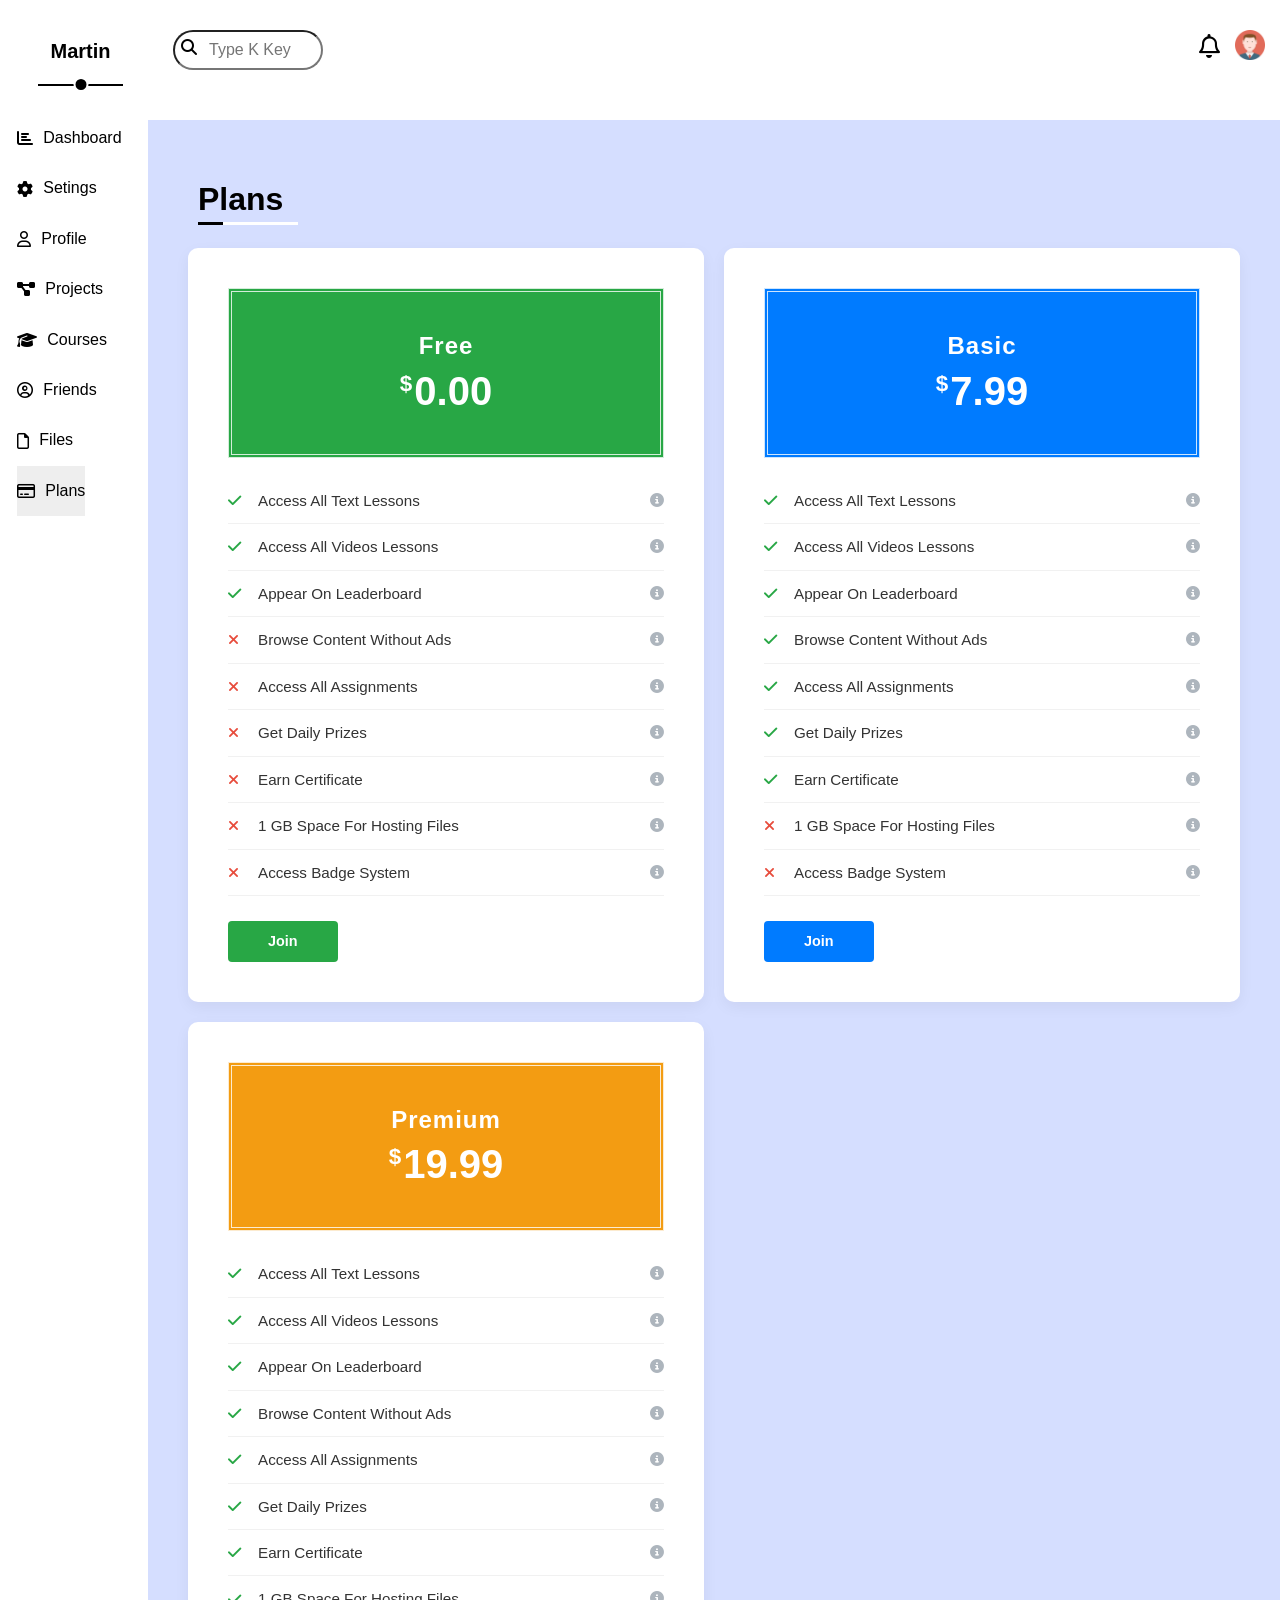
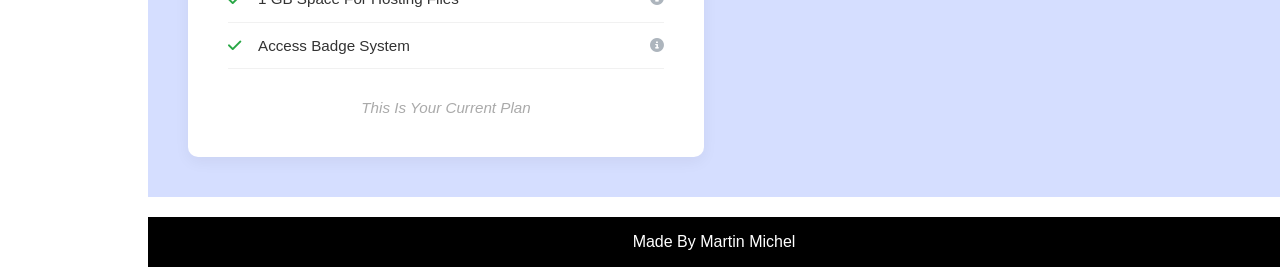
<file: plans.html>
<!DOCTYPE html>
<html lang="en">

<head>
	<meta charset="UTF-8">
	<meta name="viewport" content="width=device-width, initial-scale=1.0">
	<meta http-equiv="X-UA-Compatible" content="ie=edge">
	<title>Priceses</title>
	<link href=norm.css rel=stylesheet>
	<link href=layout.css rel=stylesheet>
		<link href=layout-grid.css rel=stylesheet>
	<link href=plans.css rel=stylesheet>
	<link rel=stylesheet href=https://cdnjs.cloudflare.com/ajax/libs/font-awesome/6.5.0/css/all.min.css>
	<link href="https://fonts.googleapis.com/css2?family=Cairo:wght@300;400;700&#038;display=swap" rel=stylesheet>
</head>

<body id="plans">
	
	<header>
		<div class="for-input">
			<i class="fa-solid fa-magnifying-glass"></i>
			<input type="text" placeholder="Type K Key">
		</div>
		<div class="person">
			<i class="fa-regular fa-bell"></i>
			<div class="for-image">
				<img src="avatar.png" alt="icon">
			</div>
		</div>
	</header>
	<nav>
		<div class="all">
			<div class="name">
				<p class="martin">martin</p>
			</div>
			<div class="links">
				<a href="index.html">
					<i class="fa-solid fa-chart-bar"></i>
					<p>dashboard</p>
				</a>
				<a href="settings.html">
					<i class="fa-solid fa-gear"></i>
					<p>setings</p>
				</a>
				<a href="profile.html">
					<i class="fa-regular fa-user"></i>
					<p>profile</p>
				</a>
				<a href="projects.html">
					<i class="fa-solid fa-diagram-project"></i>
					<p>projects</p>
				</a>
				<a href="courses.html">
					<i class="fa-solid fa-graduation-cap"></i>
					<p>courses</p>
				</a>
				<a href="friends.html">
					<i class="fa-regular fa-circle-user"></i>
					<p>friends</p>
				</a>
				<a href="files.html">
					<i class="fa-regular fa-file"></i>
					<p>files</p>
				</a>
				<a href="plans.html" class="active">
					<i class="fa-regular fa-credit-card"></i>
					<p>plans</p>
				</a>
			</div>
			
		</div>
	</nav>
	<main>
		<div class="welcome">
			<div class="repeated-title">
				<h1>plans</h1>
			</div>
			<div class="all">
				
				<div class="pricing-card">
					<div class="header header-free">
						<h3>Free</h3>
						<div class="price"><span>$</span>0.00</div>
					</div>
					<ul class="features">
						<li><i class="fa-solid fa-check icon-check"></i> Access All Text Lessons <i
																																																																			class="fa-solid fa-circle-info icon-info"></i>
						</li>
						<li><i class="fa-solid fa-check icon-check"></i> Access All Videos Lessons <i
																																																																			class="fa-solid fa-circle-info icon-info"></i>
						</li>
						<li><i class="fa-solid fa-check icon-check"></i> Appear On Leaderboard <i
																																																																			class="fa-solid fa-circle-info icon-info"></i>
						</li>
						<li><i class="fa-solid fa-xmark icon-xmark"></i> Browse Content Without Ads <i
																																																																			class="fa-solid fa-circle-info icon-info"></i>
						</li>
						<li><i class="fa-solid fa-xmark icon-xmark"></i> Access All Assignments <i
																																																																			class="fa-solid fa-circle-info icon-info"></i>
						</li>
						<li><i class="fa-solid fa-xmark icon-xmark"></i> Get Daily Prizes <i
																																																																			class="fa-solid fa-circle-info icon-info"></i>
						</li>
						<li><i class="fa-solid fa-xmark icon-xmark"></i> Earn Certificate <i
																																																																			class="fa-solid fa-circle-info icon-info"></i>
						</li>
						<li><i class="fa-solid fa-xmark icon-xmark"></i> 1 GB Space For Hosting Files <i
																																																																			class="fa-solid fa-circle-info icon-info"></i>
						</li>
						<li><i class="fa-solid fa-xmark icon-xmark"></i> Access Badge System <i
																																																																			class="fa-solid fa-circle-info icon-info"></i>
						</li>
					</ul>
					<button class="btn btn-free">Join</button>
				</div>
				
				<div class="pricing-card">
					<div class="header header-basic">
						<h3>Basic</h3>
						<div class="price"><span>$</span>7.99</div>
					</div>
					<ul class="features">
						<li><i class="fa-solid fa-check icon-check"></i> Access All Text Lessons <i
																																																																			class="fa-solid fa-circle-info icon-info"></i>
						</li>
						<li><i class="fa-solid fa-check icon-check"></i> Access All Videos Lessons <i
																																																																			class="fa-solid fa-circle-info icon-info"></i>
						</li>
						<li><i class="fa-solid fa-check icon-check"></i> Appear On Leaderboard <i
																																																																			class="fa-solid fa-circle-info icon-info"></i>
						</li>
						<li><i class="fa-solid fa-check icon-check"></i> Browse Content Without Ads <i
																																																																			class="fa-solid fa-circle-info icon-info"></i>
						</li>
						<li><i class="fa-solid fa-check icon-check"></i> Access All Assignments <i
																																																																			class="fa-solid fa-circle-info icon-info"></i>
						</li>
						<li><i class="fa-solid fa-check icon-check"></i> Get Daily Prizes <i
																																																																			class="fa-solid fa-circle-info icon-info"></i>
						</li>
						<li><i class="fa-solid fa-check icon-check"></i> Earn Certificate <i
																																																																			class="fa-solid fa-circle-info icon-info"></i>
						</li>
						<li><i class="fa-solid fa-xmark icon-xmark"></i> 1 GB Space For Hosting Files <i
																																																																			class="fa-solid fa-circle-info icon-info"></i>
						</li>
						<li><i class="fa-solid fa-xmark icon-xmark"></i> Access Badge System <i
																																																																			class="fa-solid fa-circle-info icon-info"></i>
						</li>
					</ul>
					<button class="btn btn-basic">Join</button>
				</div>
				
				<div class="pricing-card">
					<div class="header header-premium">
						<h3>Premium</h3>
						<div class="price"><span>$</span>19.99</div>
					</div>
					<ul class="features">
						<li><i class="fa-solid fa-check icon-check"></i> Access All Text Lessons <i
																																																																			class="fa-solid fa-circle-info icon-info"></i>
						</li>
						<li><i class="fa-solid fa-check icon-check"></i> Access All Videos Lessons <i
																																																																			class="fa-solid fa-circle-info icon-info"></i>
						</li>
						<li><i class="fa-solid fa-check icon-check"></i> Appear On Leaderboard <i
																																																																			class="fa-solid fa-circle-info icon-info"></i>
						</li>
						<li><i class="fa-solid fa-check icon-check"></i> Browse Content Without Ads <i
																																																																			class="fa-solid fa-circle-info icon-info"></i>
						</li>
						<li><i class="fa-solid fa-check icon-check"></i> Access All Assignments <i
																																																																			class="fa-solid fa-circle-info icon-info"></i>
						</li>
						<li><i class="fa-solid fa-check icon-check"></i> Get Daily Prizes <i
																																																																			class="fa-solid fa-circle-info icon-info"></i>
						</li>
						<li><i class="fa-solid fa-check icon-check"></i> Earn Certificate <i
																																																																			class="fa-solid fa-circle-info icon-info"></i>
						</li>
						<li><i class="fa-solid fa-check icon-check"></i> 1 GB Space For Hosting Files <i
																																																																			class="fa-solid fa-circle-info icon-info"></i>
						</li>
						<li><i class="fa-solid fa-check icon-check"></i> Access Badge System <i
																																																																			class="fa-solid fa-circle-info icon-info"></i>
						</li>
					</ul>
					<span class="current-plan-text">This Is Your Current Plan</span>
				</div>
				
			</div>
			
	</main>
	
	<footer>
		<p>made by martin michel</p>
	</footer>
	
</body>

</html>
</file>
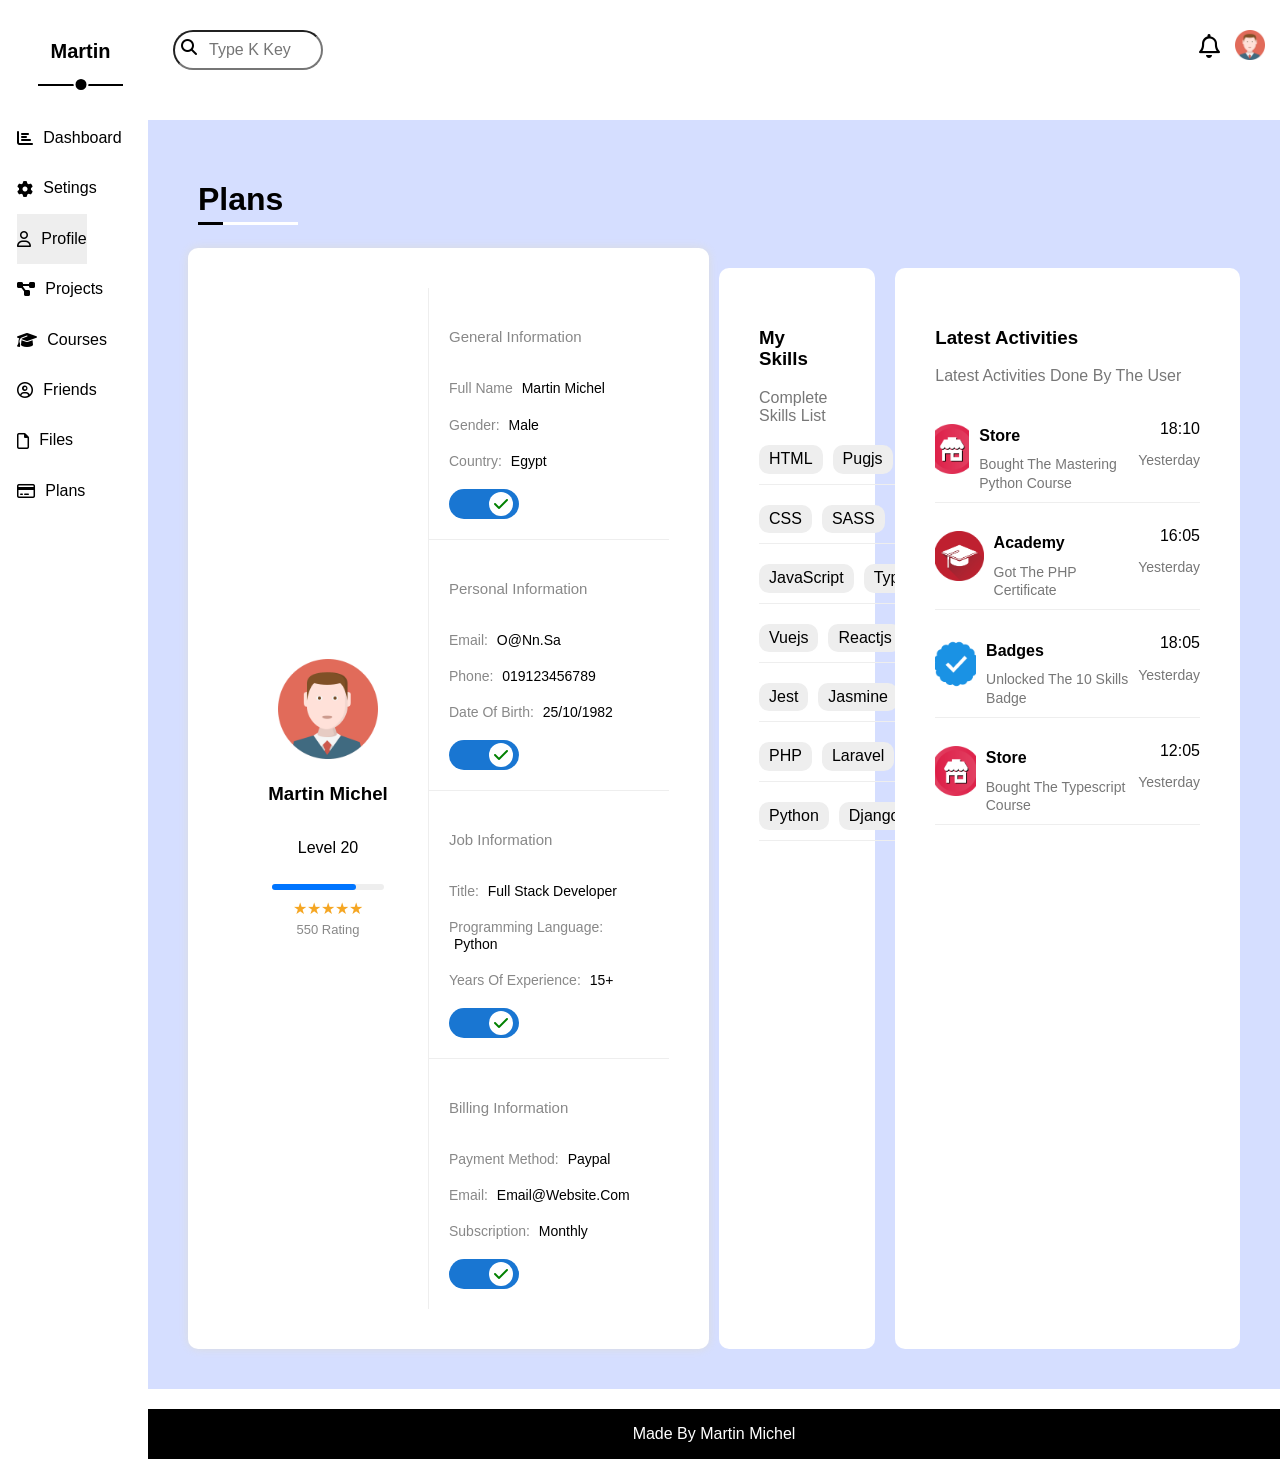
<file: profile.html>
<!DOCTYPE html>
<html lang="en">

<head>
	<meta charset="UTF-8">
	<meta name="viewport" content="width=device-width, initial-scale=1.0">
	<meta http-equiv="X-UA-Compatible" content="ie=edge">
	<title>profile</title>
	<link href=norm.css rel=stylesheet>
	<link href=layout.css rel=stylesheet>
		<link href=layout-grid.css rel=stylesheet>
	<link href=profile.css rel=stylesheet>
	<link rel=stylesheet href=https://cdnjs.cloudflare.com/ajax/libs/font-awesome/6.5.0/css/all.min.css>
	<link href="https://fonts.googleapis.com/css2?family=Cairo:wght@300;400;700&#038;display=swap" rel=stylesheet>
</head>

<body id="profile">
	<header>
		<div class="for-input">
			<i class="fa-solid fa-magnifying-glass"></i>
			<input type="text" placeholder="Type K Key">
		</div>
		<div class="person">
			<i class="fa-regular fa-bell"></i>
			<div class="for-image">
				<img src="avatar.png" alt="icon">
			</div>
		</div>
	</header>
	<nav>
		<div class="all">
			<div class="name">
				<p class="martin">martin</p>
			</div>
			<div class="links">
				<a href="index.html">
					<i class="fa-solid fa-chart-bar"></i>
					<p>dashboard</p>
				</a>
				<a href="settings.html">
					<i class="fa-solid fa-gear"></i>
					<p>setings</p>
				</a>
				<a href="profile.html" class="active">
					<i class="fa-regular fa-user"></i>
					<p>profile</p>
				</a>
				<a href="projects.html">
					<i class="fa-solid fa-diagram-project"></i>
					<p>projects</p>
				</a>
				<a href="courses.html">
					<i class="fa-solid fa-graduation-cap"></i>
					<p>courses</p>
				</a>
				<a href="friends.html">
					<i class="fa-regular fa-circle-user"></i>
					<p>friends</p>
				</a>
				<a href="files.html">
					<i class="fa-regular fa-file"></i>
					<p>files</p>
				</a>
				<a href="plans.html">
					<i class="fa-regular fa-credit-card"></i>
					<p>plans</p>
				</a>
			</div>
			
		</div>
	</nav>
	<main>
		<div class="welcome">
			<div class="repeated-title">
				<h1>plans</h1>
			</div>
		</div>
		<div class="all">
			<div class="profile-card">
				<div class="avatar-box">
					<div class="for-image">
						<img src="avatar.png" alt="Avatar">
					</div>
					
					<h3 class="name">martin michel</h3>
					<p class="level">Level 20</p>
					<div class="progress"><span style="width: 75%"></span></div>
					<div class="stars">★★★★★</div>
					<span class="rating-count">550 Rating</span>
				</div>
				
				<div class="info-box">
					<div class="info-row">
						<div class="row-content">
							<h4 class="section-title">General Information</h4>
							<div class="field">Full Name <span>martin michel</span></div>
							<div class="field">Gender: <span>Male</span></div>
							<div class="field">Country: <span>Egypt</span></div>
							<label class="switch">
								<input type="checkbox" checked>
								<span class="slider"></span>
							</label>
							
						</div>
					</div>
					
					<div class="info-row">
						
						<div class="row-content">
							<h4 class="section-title">Personal Information</h4>
							<div class="field">Email: <span>o@nn.sa</span></div>
							<div class="field">Phone: <span>019123456789</span></div>
							<div class="field">Date Of Birth: <span>25/10/1982</span></div>
							<label class="switch">
								<input type="checkbox" checked>
								<span class="slider"></span>
							</label>
						</div>
					</div>
					
					<div class="info-row">
						
						<div class="row-content">
							<h4 class="section-title">Job Information</h4>
							<div class="field">Title: <span>Full Stack Developer</span></div>
							<div class="field">Programming Language: <span>Python</span></div>
							<div class="field">Years Of Experience: <span>15+</span></div>
							<label class="switch">
								<input type="checkbox" checked>
								<span class="slider"></span>
							</label>
						</div>
					</div>
					
					<div class="info-row">
						<div class="row-content">
							<h4 class="section-title">Billing Information</h4>
							<div class="field">Payment Method: <span>Paypal</span></div>
							<div class="field">Email: <span>email@website.com</span></div>
							<div class="field">Subscription: <span>Monthly</span></div>
							<label class="switch">
								<input type="checkbox" checked>
								<span class="slider"></span>
							</label>
						</div>
					</div>
				</div>
			</div>
			<div class="bottom-container">
				
				<div class="card skills">
					<h3>My Skills</h3>
					<p>Complete Skills List</p>
					
					<div class="all">
						<div class="skill-row">
							<span>HTML</span>
							<span>Pugjs</span>
							<span>HAML</span>
						</div>
						
						<div class="skill-row">
							<span>CSS</span>
							<span>SASS</span>
							<span>Stylus</span>
						</div>
						
						<div class="skill-row">
							<span>JavaScript</span>
							<span>TypeScript</span>
						</div>
						
						<div class="skill-row">
							<span>Vuejs</span>
							<span>Reactjs</span>
						</div>
						
						<div class="skill-row">
							<span>Jest</span>
							<span>Jasmine</span>
						</div>
						
						<div class="skill-row">
							<span>PHP</span>
							<span>Laravel</span>
						</div>
						
						<div class="skill-row">
							<span>Python</span>
							<span>Django</span>
						</div>
					</div>
				</div>
				
				
				<div class="card activities">
					<h3>Latest Activities</h3>
					<p>Latest Activities Done By The User</p>
					
					<div class="activity">
						<div class="left">
							<div class="for-image">
								<img src="activity-01.png" alt="store">
							</div>
							<div class="text">
								<h4>Store</h4>
								<span>Bought The Mastering Python Course</span>
							</div>
						</div>
						<div class="right">
							<span>18:10</span>
							<p>Yesterday</p>
						</div>
					</div>
					
					<div class="activity">
						<div class="left">
							<div class="for-image">
								<img src="activity-02.png" alt="store">
							</div>
							<div class="text">
								<h4>Academy</h4>
								<span>Got The PHP Certificate</span>
							</div>
						</div>
						<div class="right">
							<span>16:05</span>
							<p>Yesterday</p>
						</div>
					</div>
					
					<div class="activity">
						<div class="left">
							<div class="for-image">
								<img src="activity-03.png" alt="store">
							</div>
							<div class="text">
								<h4>Badges</h4>
								<span>Unlocked The 10 Skills Badge</span>
							</div>
						</div>
						<div class="right">
							<span>18:05</span>
							<p>Yesterday</p>
						</div>
					</div>
					
					<div class="activity">
						<div class="left">
							<div class="for-image">
								<img src="activity-01.png" alt="store">
							</div>
							<div class="text">
								<h4>Store</h4>
								<span>Bought The Typescript Course</span>
							</div>
						</div>
						<div class="right">
							<span>12:05</span>
							<p>Yesterday</p>
						</div>
					</div>
					
				</div>
				
			</div>
		</div>
		
	</main>
	<footer>
		<p>made by martin michel</p>
	</footer>
</body>

</html>
</file>
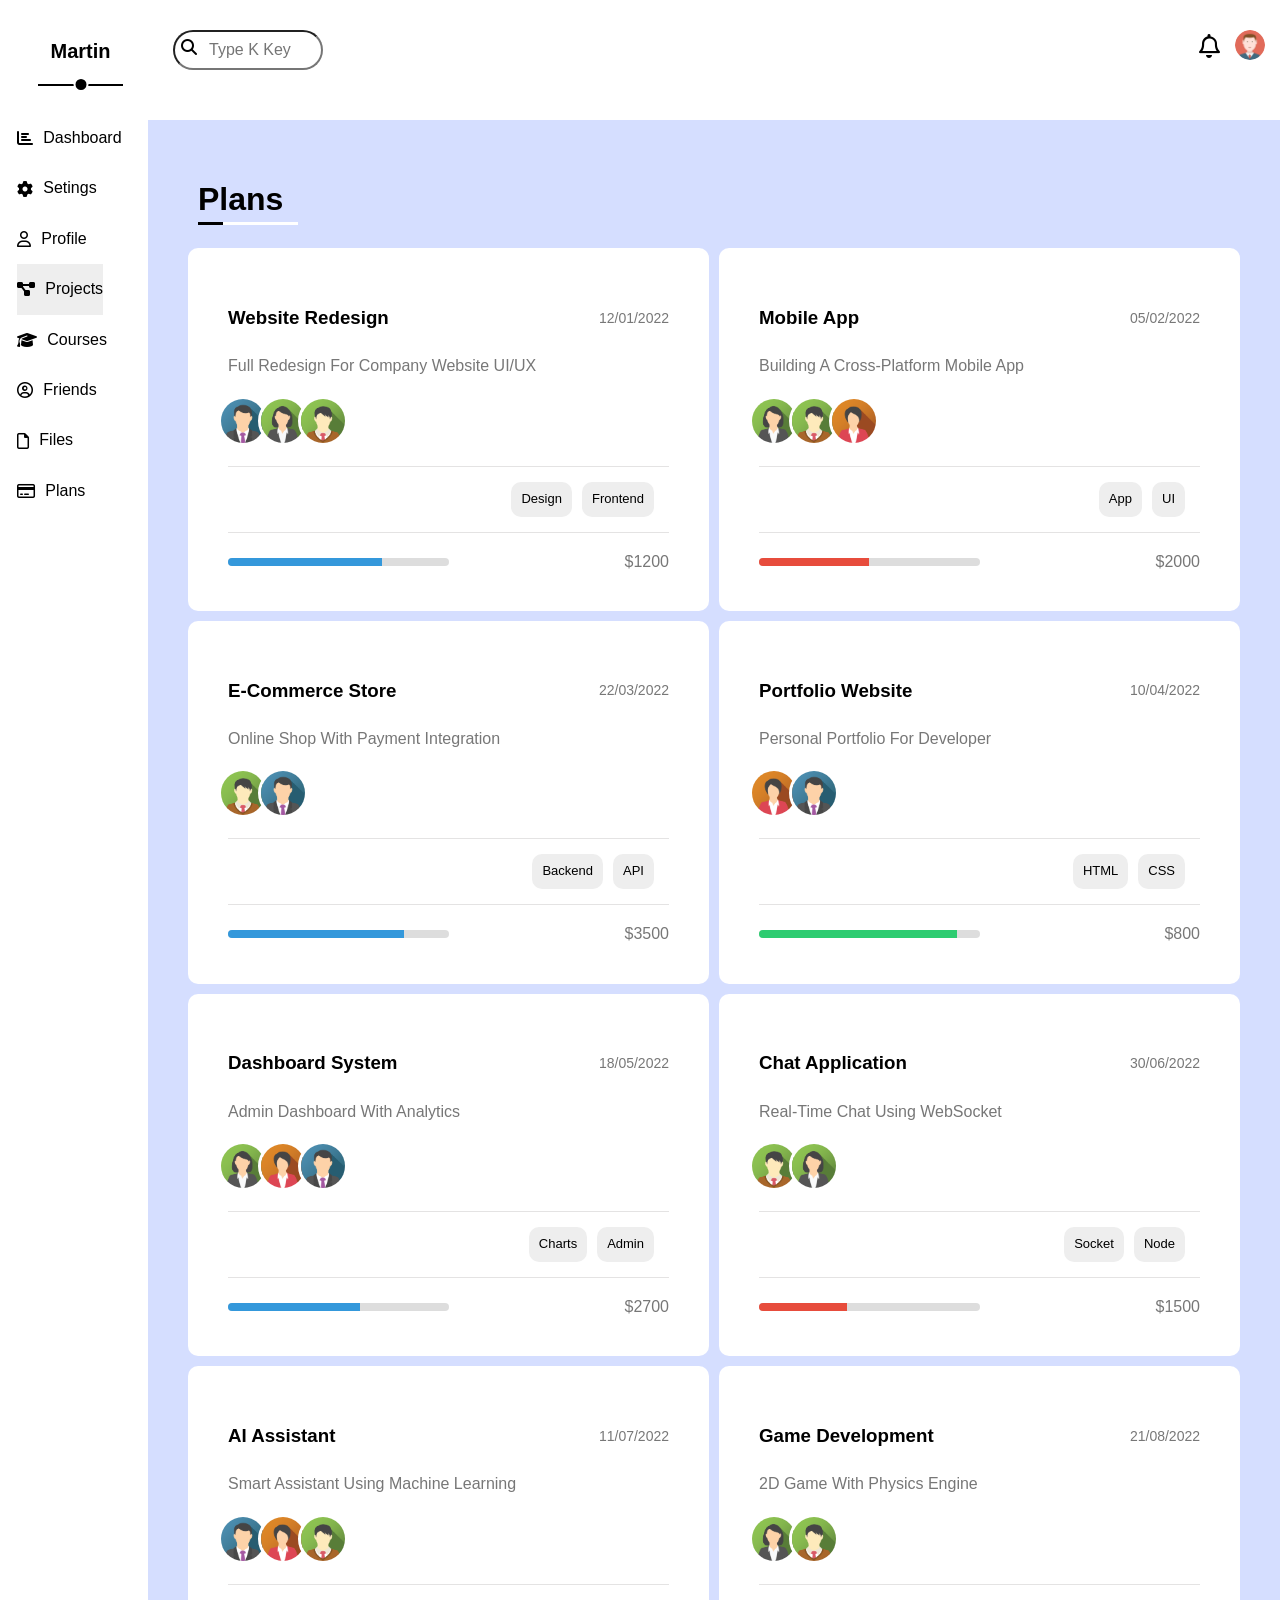
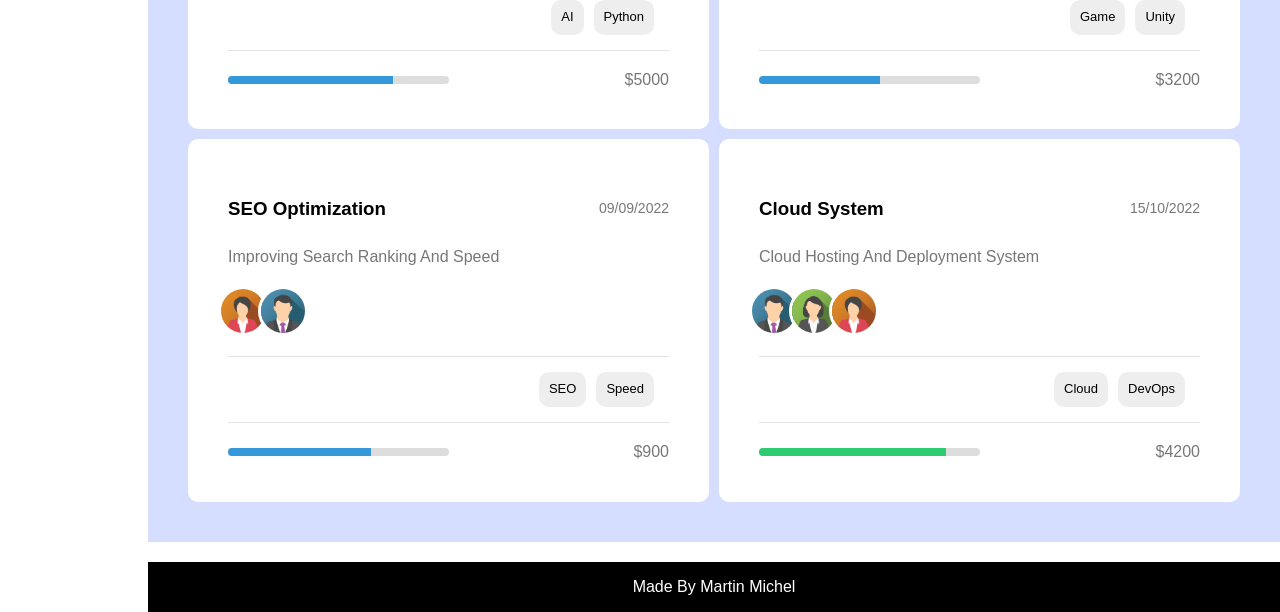
<file: projects.html>
<!DOCTYPE html>
<html lang="en">

<head>
	<meta charset="UTF-8">
	<meta name="viewport" content="width=device-width, initial-scale=1.0">
	<meta http-equiv="X-UA-Compatible" content="ie=edge">
	<title>projects</title>
	<link href=norm.css rel=stylesheet>
	<link href=layout.css rel=stylesheet>
		<link href=layout-grid.css rel=stylesheet>
	<link href=projects.css rel=stylesheet>
	<link rel=stylesheet href=https://cdnjs.cloudflare.com/ajax/libs/font-awesome/6.5.0/css/all.min.css>
	<link href="https://fonts.googleapis.com/css2?family=Cairo:wght@300;400;700&#038;display=swap" rel=stylesheet>
</head>

<body id="projects">
	<header>
		<div class="for-input">
			<i class="fa-solid fa-magnifying-glass"></i>
			<input type="text" placeholder="Type K Key">
		</div>
		<div class="person">
			<i class="fa-regular fa-bell"></i>
			<div class="for-image">
				<img src="avatar.png" alt="icon">
			</div>
		</div>
	</header>
	<nav>
		<div class="all">
			<div class="name">
				<p class="martin">martin</p>
			</div>
			<div class="links">
				<a href="index.html">
					<i class="fa-solid fa-chart-bar"></i>
					<p>dashboard</p>
				</a>
				<a href="settings.html">
					<i class="fa-solid fa-gear"></i>
					<p>setings</p>
				</a>
				<a href="profile.html">
					<i class="fa-regular fa-user"></i>
					<p>profile</p>
				</a>
				<a href="#projects" class="active">
					<i class="fa-solid fa-diagram-project"></i>
					<p>projects</p>
				</a>
				<a href="courses.html">
					<i class="fa-solid fa-graduation-cap"></i>
					<p>courses</p>
				</a>
				<a href="friends.html">
					<i class="fa-regular fa-circle-user"></i>
					<p>friends</p>
				</a>
				<a href="#files">
					<i class="fa-regular fa-file"></i>
					<p>files</p>
				</a>
				<a href="plans.html">
					<i class="fa-regular fa-credit-card"></i>
					<p>plans</p>
				</a>
			</div>
			
		</div>
	</nav>
	
	<main>
		<div class="welcome">
			<div class="repeated-title">
				<h1>plans</h1>
			</div>
			<div class="all">
				<!-- CARD 1 -->
				<div class="project-card">
					<div class="card-header">
						<h3>Website Redesign</h3>
						<span class="date">12/01/2022</span>
					</div>
					<p class="desc">Full redesign for company website UI/UX</p>
					<div class="team">
						<div class="for-image"><img src="team-01.png"></div>
						<div class="for-image"><img src="team-02.png"></div>
						<div class="for-image"><img src="team-03.png"></div>
					</div>
					<div class="tags">
						<span>Design</span>
						<span>Frontend</span>
					</div>
					<div class="progress-box">
						<div class="progress"><span class="w-70 blue"></span></div>
						<span class="price">$1200</span>
					</div>
				</div>
				
				<!-- CARD 2 -->
				<div class="project-card">
					<div class="card-header">
						<h3>Mobile App</h3>
						<span class="date">05/02/2022</span>
					</div>
					<p class="desc">Building a cross-platform mobile app</p>
					<div class="team">
						<div class="for-image"><img src="team-02.png"></div>
						<div class="for-image"><img src="team-03.png"></div>
						<div class="for-image"><img src="team-04.png"></div>
					</div>
					<div class="tags">
						<span>App</span>
						<span>UI</span>
					</div>
					<div class="progress-box">
						<div class="progress"><span class="w-50 red"></span></div>
						<span class="price">$2000</span>
					</div>
				</div>
				
				<!-- CARD 3 -->
				<div class="project-card">
					<div class="card-header">
						<h3>E-commerce Store</h3>
						<span class="date">22/03/2022</span>
					</div>
					<p class="desc">Online shop with payment integration</p>
					<div class="team">
						<div class="for-image"><img src="team-03.png"></div>
						<div class="for-image"><img src="team-01.png"></div>
					</div>
					<div class="tags">
						<span>Backend</span>
						<span>API</span>
					</div>
					<div class="progress-box">
						<div class="progress"><span class="w-80 blue"></span></div>
						<span class="price">$3500</span>
					</div>
				</div>
				
				<!-- CARD 4 -->
				<div class="project-card">
					<div class="card-header">
						<h3>Portfolio Website</h3>
						<span class="date">10/04/2022</span>
					</div>
					<p class="desc">Personal portfolio for developer</p>
					<div class="team">
						<div class="for-image"><img src="team-04.png"></div>
						<div class="for-image"><img src="team-01.png"></div>
					</div>
					<div class="tags">
						<span>HTML</span>
						<span>CSS</span>
					</div>
					<div class="progress-box">
						<div class="progress"><span class="w-90 green"></span></div>
						<span class="price">$800</span>
					</div>
				</div>
				
				<!-- CARD 5 -->
				<div class="project-card">
					<div class="card-header">
						<h3>Dashboard System</h3>
						<span class="date">18/05/2022</span>
					</div>
					<p class="desc">Admin dashboard with analytics</p>
					<div class="team">
						<div class="for-image"><img src="team-02.png"></div>
						<div class="for-image"><img src="team-04.png"></div>
						<div class="for-image"><img src="team-01.png"></div>
					</div>
					<div class="tags">
						<span>Charts</span>
						<span>Admin</span>
					</div>
					<div class="progress-box">
						<div class="progress"><span class="w-60 blue"></span></div>
						<span class="price">$2700</span>
					</div>
				</div>
				
				<!-- CARD 6 -->
				<div class="project-card">
					<div class="card-header">
						<h3>Chat Application</h3>
						<span class="date">30/06/2022</span>
					</div>
					<p class="desc">Real-time chat using WebSocket</p>
					<div class="team">
						<div class="for-image"><img src="team-03.png"></div>
						<div class="for-image"><img src="team-02.png"></div>
					</div>
					<div class="tags">
						<span>Socket</span>
						<span>Node</span>
					</div>
					<div class="progress-box">
						<div class="progress"><span class="w-40 red"></span></div>
						<span class="price">$1500</span>
					</div>
				</div>
				
				<!-- CARD 7 -->
				<div class="project-card">
					<div class="card-header">
						<h3>AI Assistant</h3>
						<span class="date">11/07/2022</span>
					</div>
					<p class="desc">Smart assistant using machine learning</p>
					<div class="team">
						<div class="for-image"><img src="team-01.png"></div>
						<div class="for-image"><img src="team-04.png"></div>
						<div class="for-image"><img src="team-03.png"></div>
					</div>
					<div class="tags">
						<span>AI</span>
						<span>Python</span>
					</div>
					<div class="progress-box">
						<div class="progress"><span class="w-75 blue"></span></div>
						<span class="price">$5000</span>
					</div>
				</div>
				
				<!-- CARD 8 -->
				<div class="project-card">
					<div class="card-header">
						<h3>Game Development</h3>
						<span class="date">21/08/2022</span>
					</div>
					<p class="desc">2D game with physics engine</p>
					<div class="team">
						<div class="for-image"><img src="team-02.png"></div>
						<div class="for-image"><img src="team-03.png"></div>
					</div>
					<div class="tags">
						<span>Game</span>
						<span>Unity</span>
					</div>
					<div class="progress-box">
						<div class="progress"><span class="w-55 blue"></span></div>
						<span class="price">$3200</span>
					</div>
				</div>
				
				<!-- CARD 9 -->
				<div class="project-card">
					<div class="card-header">
						<h3>SEO Optimization</h3>
						<span class="date">09/09/2022</span>
					</div>
					<p class="desc">Improving search ranking and speed</p>
					<div class="team">
						<div class="for-image"><img src="team-04.png"></div>
						<div class="for-image"><img src="team-01.png"></div>
					</div>
					<div class="tags">
						<span>SEO</span>
						<span>Speed</span>
					</div>
					<div class="progress-box">
						<div class="progress"><span class="w-65 blue"></span></div>
						<span class="price">$900</span>
					</div>
				</div>
				
				<!-- CARD 10 -->
				<div class="project-card">
					<div class="card-header">
						<h3>Cloud System</h3>
						<span class="date">15/10/2022</span>
					</div>
					<p class="desc">Cloud hosting and deployment system</p>
					<div class="team">
						<div class="for-image"><img src="team-01.png"></div>
						<div class="for-image"><img src="team-02.png"></div>
						<div class="for-image"><img src="team-04.png"></div>
					</div>
					<div class="tags">
						<span>Cloud</span>
						<span>DevOps</span>
					</div>
					<div class="progress-box">
						<div class="progress"><span class="w-85 green"></span></div>
						<span class="price">$4200</span>
					</div>
				</div>
			</div>
	</main>
		<footer>
		<p>made by martin michel</p>
	</footer>
</body>

</html>
</file>
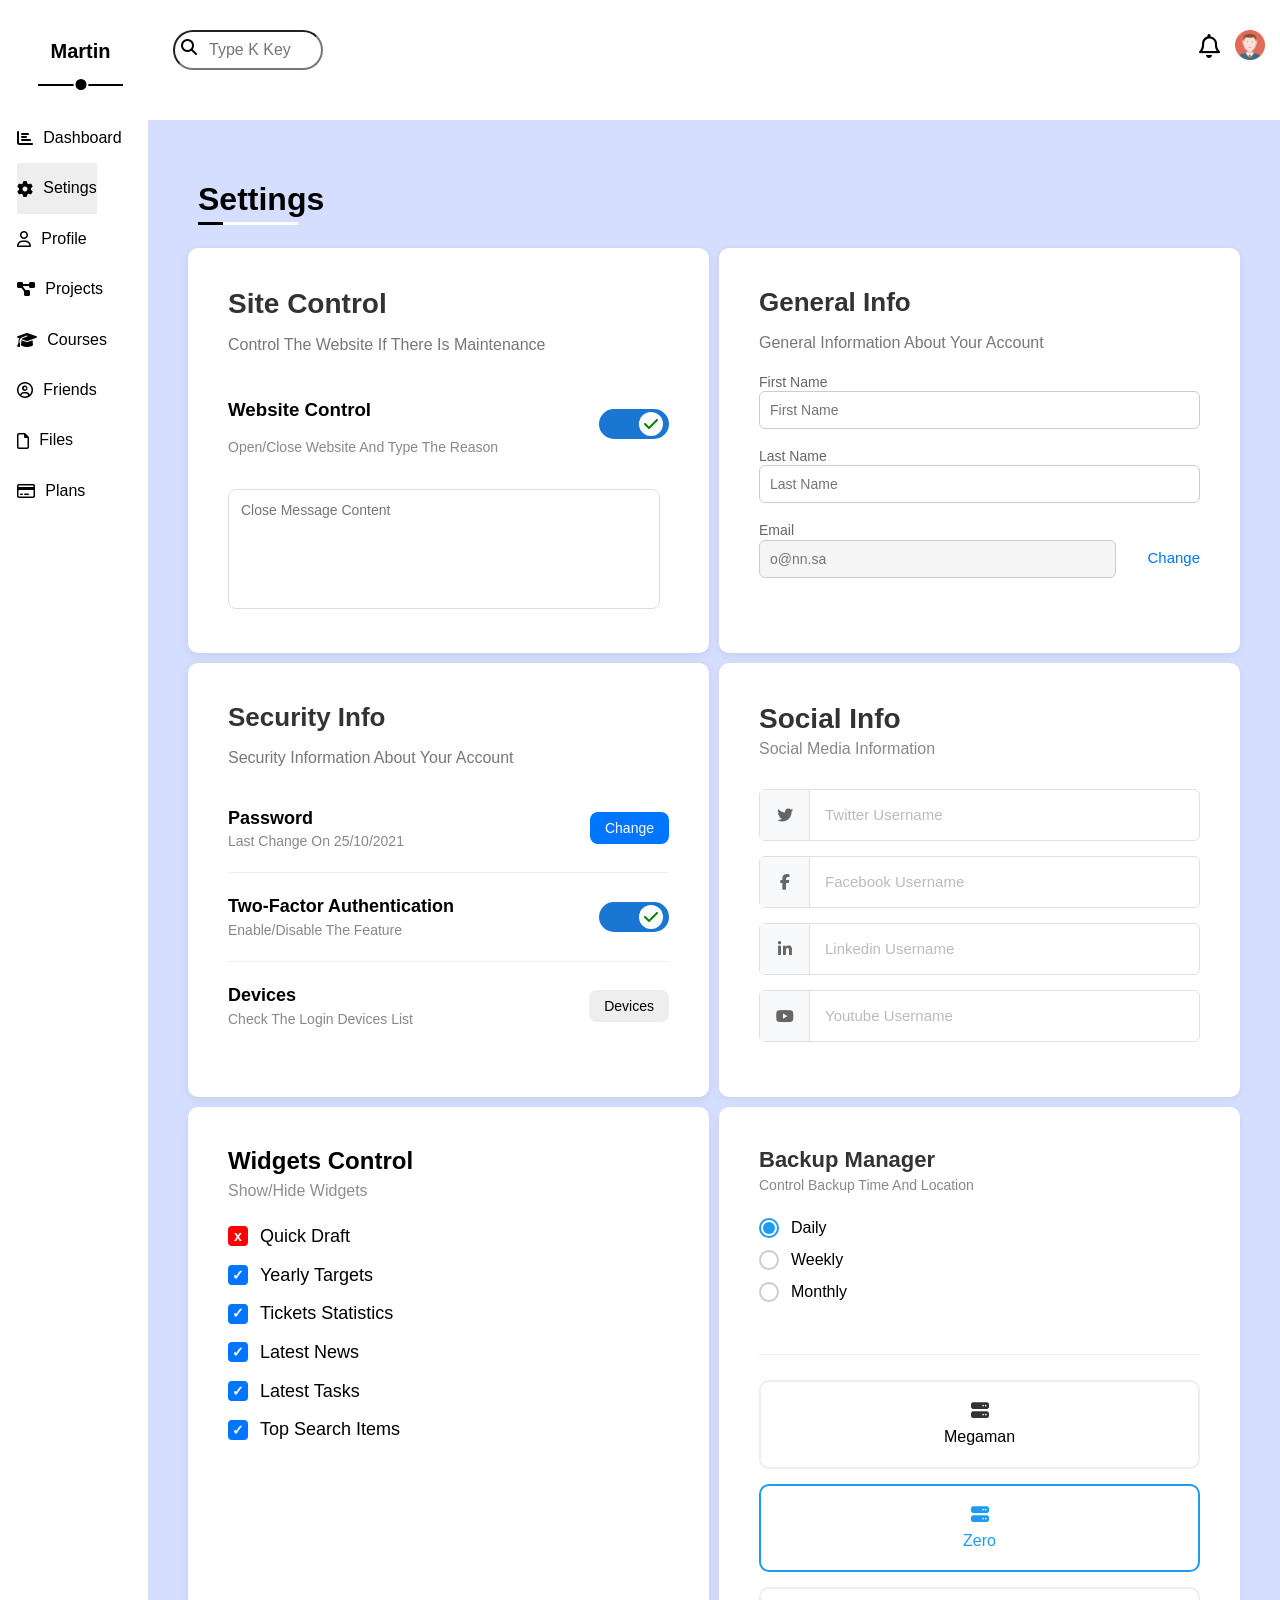
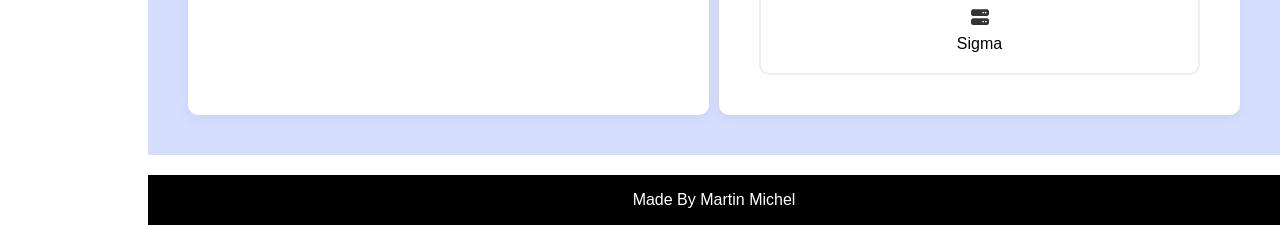
<file: settings.html>
<!DOCTYPE html>
<html lang="en">

<head>
	<meta charset="UTF-8">
	<meta name="viewport" content="width=device-width, initial-scale=1.0">
	<meta http-equiv="X-UA-Compatible" content="ie=edge">
	<title>settings</title>
	<link href=norm.css rel=stylesheet>
	<link href=layout.css rel=stylesheet>
		<link href=layout-grid.css rel=stylesheet>
	<link href=settings.css rel=stylesheet>
	<link rel=stylesheet href=https://cdnjs.cloudflare.com/ajax/libs/font-awesome/6.5.0/css/all.min.css>
	<link href="https://fonts.googleapis.com/css2?family=Cairo:wght@300;400;700&#038;display=swap" rel=stylesheet>
</head>

<body id="settings">
	<header>
		<div class="for-input">
			<i class="fa-solid fa-magnifying-glass"></i>
			<input type="text" placeholder="Type K Key">
		</div>
		<div class="person">
			<i class="fa-regular fa-bell"></i>
			<div class="for-image">
				<img src="avatar.png" alt="icon">
			</div>
			
		</div>
	</header>
	<nav>
		<div class="all">
			<div class="name">
				<p class="martin">martin</p>
			</div>
			<div class="links">
				<a href="index.html">
					<i class="fa-solid fa-chart-bar"></i>
					<p>dashboard</p>
				</a>
				<a href="settings.html" class="active">
					<i class="fa-solid fa-gear"></i>
					<p>setings</p>
				</a>
				<a href="profile.html">
					<i class="fa-regular fa-user"></i>
					<p>profile</p>
				</a>
				<a href="projects.html">
					<i class="fa-solid fa-diagram-project"></i>
					<p>projects</p>
				</a>
				<a href="courses.html">
					<i class="fa-solid fa-graduation-cap"></i>
					<p>courses</p>
				</a>
				<a href="friends.html">
					<i class="fa-regular fa-circle-user"></i>
					<p>friends</p>
				</a>
				<a href="files.html">
					<i class="fa-regular fa-file"></i>
					<p>files</p>
				</a>
				<a href="plans.html">
					<i class="fa-regular fa-credit-card"></i>
					<p>plans</p>
				</a>
			</div>
			
		</div>
	</nav>
	<main>
		<div class="welcome">
			<div class="repeated-title">
				<h1>settings</h1>
			</div>
		</div>
		<div class="all">
			<div class="card">
				<div class="title">
					<h2>Site Control</h2>
					<p class="desc">Control The Website If There Is Maintenance</p>
				</div>
				<div class="content">
					
					
					<div class="toggle-row">
						
						<div class="text">
							<h3>Website Control</h3>
							<p class="small">Open/Close Website And Type The Reason</p>
						</div>
						
						<label class="switch">
							<input type="checkbox" checked>
							<span class="slider"></span>
						</label>
						
					</div>
					
					<textarea placeholder="Close Message Content"></textarea>
					
				</div>
			</div>
			<div class="general-info">
				<div class="title">
					<h2>General Info</h2>
					<p class="desc">General Information About Your Account</p>
				</div>
				<div class="content">
					<div class="field">
						<label>First Name</label>
						<input type="text" placeholder="First Name">
					</div>
					
					<div class="field">
						<label>Last Name</label>
						<input type="text" placeholder="Last Name">
					</div>
					
					<div class="field email">
						<div class="input">
							<div class="forEmail">
								<label>Email</label>
								<input type="email" placeholder="o@nn.sa">
							</div>
							<a href="settings.html">Change</a>
							
						</div>
					</div>
				</div>
			</div>
			
			<div class="security-info">
				<div class="title">
					<h2>Security Info</h2>
					<p class="desc">Security Information About Your Account</p>
				</div>
				<div class="content">
					<div class="row">
						<div class="text">
							<h3>Password</h3>
							<p>Last Change On 25/10/2021</p>
						</div>
						<a href="#" class="btn blue">Change</a>
					</div>
					
					<hr>
					
					
					<div class="row">
						<div class="text">
							<h3>Two-Factor Authentication</h3>
							<p>Enable/Disable The Feature</p>
						</div>
						
						<label class="switch">
							<input type="checkbox" checked>
							<span class="slider"></span>
						</label>
					</div>
					
					<hr>
					
					<div class="row">
						<div class="text">
							<h3>Devices</h3>
							<p>Check The Login Devices List</p>
						</div>
						<a href="#" class="btn gray">Devices</a>
					</div>
				</div>
				
				
				
			</div>
			<div class="form-card">
				<div class="title">
					<h2>Social Info</h2>
					<p class="subtitle">Social Media Information</p>
				</div>
				<div class="content">
					<div class="input-group">
						<div class="icon-box">
							<i class="fab fa-twitter"></i>
						</div>
						<input type="text" placeholder="Twitter Username">
					</div>
					
					<div class="input-group">
						<div class="icon-box">
							<i class="fab fa-facebook-f"></i>
						</div>
						<input type="text" placeholder="Facebook Username">
					</div>
					
					<div class="input-group">
						<div class="icon-box">
							<i class="fab fa-linkedin-in"></i>
						</div>
						<input type="text" placeholder="Linkedin Username">
					</div>
					
					<div class="input-group">
						<div class="icon-box">
							<i class="fab fa-youtube"></i>
						</div>
						<input type="text" placeholder="Youtube Username">
					</div>
				</div>
			</div>
			
			<div class="widgets-card">
				<div class="title">
					<h2 class="widgets-title">Widgets Control</h2>
					<p class="widgets-subtitle">Show/Hide Widgets</p>
				</div>
				<div class="content">
					<div class="control-row">
						<input type="checkbox" id="quick-draft">
						<label for="quick-draft">Quick Draft</label>
					</div>
					
					<div class="control-row">
						<input type="checkbox" id="yearly-targets" checked>
						<label for="yearly-targets">Yearly Targets</label>
					</div>
					
					<div class="control-row">
						<input type="checkbox" id="tickets-statistics" checked>
						<label for="tickets-statistics">Tickets Statistics</label>
					</div>
					
					<div class="control-row">
						<input type="checkbox" id="latest-news" checked>
						<label for="latest-news">Latest News</label>
					</div>
					
					<div class="control-row">
						<input type="checkbox" id="latest-tasks" checked>
						<label for="latest-tasks">Latest Tasks</label>
					</div>
					
					<div class="control-row">
						<input type="checkbox" id="top-search" checked>
						<label for="top-search">Top Search Items</label>
					</div>
				</div>
				
			</div>
			
			<div class="backup-manager-card">
				<div class="backup-title">
					<h2 class="title">Backup Manager</h2>
					<p class="subtitle">Control Backup Time And Location</p>
				</div>
				<div class="content">
					<div class="time-options">
						<div class="radio-group">
							<input type="radio" name="time" id="daily" checked>
							<label for="daily">Daily</label>
						</div>
						<div class="radio-group">
							<input type="radio" name="time" id="weekly">
							<label for="weekly">Weekly</label>
						</div>
						<div class="radio-group">
							<input type="radio" name="time" id="monthly">
							<label for="monthly">Monthly</label>
						</div>
					</div>
					
					<div class="servers-container">
						<input type="radio" name="server" id="megaman" class="server-radio">
						<label for="megaman" class="server-card">
							<i class="fas fa-server"></i>
							<span>Megaman</span>
						</label>
						
						<input type="radio" name="server" id="zero" class="server-radio" checked>
						<label for="zero" class="server-card">
							<i class="fas fa-server"></i>
							<span>Zero</span>
						</label>
						
						<input type="radio" name="server" id="sigma" class="server-radio">
						<label for="sigma" class="server-card">
							<i class="fas fa-server"></i>
							<span>Sigma</span>
						</label>
					</div>
				</div>
				
			</div>
		</div>
	</main>
	<footer>
		<p>made by martin michel</p>
	</footer>
</body>

</html>
</file>
